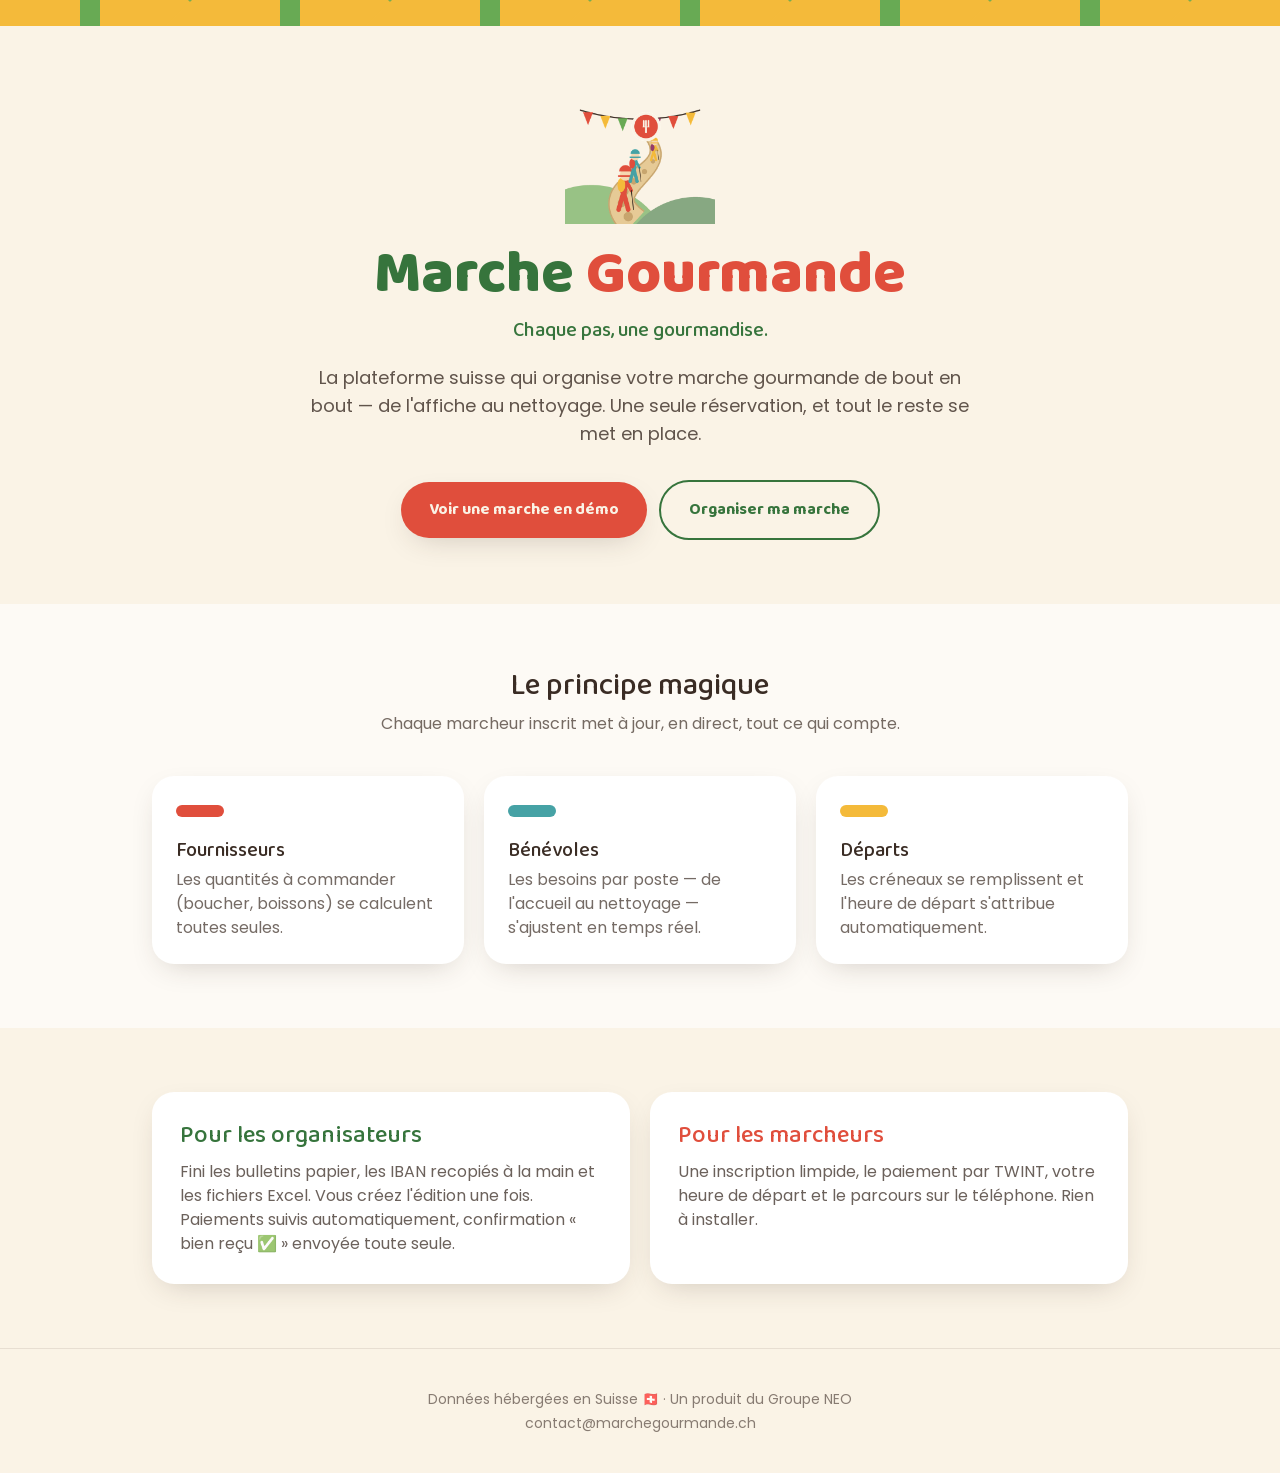
<file: index.html>
<!DOCTYPE html><html lang="fr" class="__variable_f3b14c __variable_cc80f9"><head><meta charSet="utf-8"/><meta name="viewport" content="width=device-width, initial-scale=1"/><link rel="preload" href="/_next/static/media/0484562807a97172-s.p.woff2" as="font" crossorigin="" type="font/woff2"/><link rel="preload" href="/_next/static/media/8888a3826f4a3af4-s.p.woff2" as="font" crossorigin="" type="font/woff2"/><link rel="preload" href="/_next/static/media/a65324f02aa278dc-s.p.woff2" as="font" crossorigin="" type="font/woff2"/><link rel="preload" href="/_next/static/media/eafabf029ad39a43-s.p.woff2" as="font" crossorigin="" type="font/woff2"/><link rel="preload" as="image" href="/icons/embleme.png"/><link rel="stylesheet" href="/_next/static/css/a2655c0df8d5df86.css" data-precedence="next"/><link rel="preload" as="script" fetchPriority="low" href="/_next/static/chunks/webpack-de25200f3588fd4a.js"/><script src="/_next/static/chunks/fd9d1056-cb422f7581ecfa2f.js" async=""></script><script src="/_next/static/chunks/23-0d1ec4e8c7205f7c.js" async=""></script><script src="/_next/static/chunks/main-app-ef4b29450c894bf6.js" async=""></script><script src="/_next/static/chunks/231-3ff8f6cbe36ebde6.js" async=""></script><script src="/_next/static/chunks/app/page-ca49411f4ff498c3.js" async=""></script><meta name="theme-color" content="#E04E3C"/><title>Marche Gourmande — Chaque pas, une gourmandise</title><meta name="description" content="La plateforme suisse des marches gourmandes : inscriptions, paiements TWINT, parcours et bénévoles — sans prise de tête."/><meta name="application-name" content="Marche Gourmande"/><link rel="manifest" href="/manifest.webmanifest" crossorigin="use-credentials"/><meta name="apple-mobile-web-app-capable" content="yes"/><meta name="apple-mobile-web-app-title" content="Marche Gourmande"/><meta name="apple-mobile-web-app-status-bar-style" content="default"/><meta property="og:title" content="Marche Gourmande — Chaque pas, une gourmandise"/><meta property="og:description" content="La plateforme suisse des marches gourmandes. Inscriptions · TWINT · parcours · bénévoles."/><meta property="og:site_name" content="Marche Gourmande"/><meta property="og:locale" content="fr_CH"/><meta property="og:image" content="https://o-n-2950.github.io/og.png"/><meta property="og:image:width" content="1200"/><meta property="og:image:height" content="630"/><meta property="og:image:alt" content="Marche Gourmande"/><meta property="og:type" content="website"/><meta name="twitter:card" content="summary_large_image"/><meta name="twitter:title" content="Marche Gourmande"/><meta name="twitter:description" content="La plateforme suisse des marches gourmandes."/><meta name="twitter:image" content="https://o-n-2950.github.io/og.png"/><meta name="twitter:image:width" content="1200"/><meta name="twitter:image:height" content="630"/><meta name="twitter:image:alt" content="Marche Gourmande"/><link rel="icon" href="/icons/favicon.svg" type="image/svg+xml"/><link rel="apple-touch-icon" href="/icons/apple-touch-icon.png"/><meta name="next-size-adjust"/><script src="/_next/static/chunks/polyfills-78c92fac7aa8fdd8.js" noModule=""></script></head><body><main><div class="bunting" aria-hidden="true"><i></i></div><section class="mx-auto max-w-5xl px-6 pt-12 pb-16 text-center rise"><img src="/icons/embleme.png" alt="" width="150" height="150" class="mx-auto" style="width:150px;height:150px"/><h1 class="mt-4 text-5xl sm:text-6xl"><span class="font-display font-extrabold leading-none "><span class="text-green">Marche</span> <span class="text-tomato">Gourmande</span></span></h1><p class="mt-3 font-display text-xl text-green">Chaque pas, une gourmandise.</p><p class="mx-auto mt-5 max-w-2xl text-lg text-ink/80">La plateforme suisse qui organise votre marche gourmande de bout en bout — de l&#x27;affiche au nettoyage. Une seule réservation, et tout le reste se met en place.</p><div class="mt-8 flex flex-wrap items-center justify-center gap-3"><a class="rounded-full bg-tomato px-7 py-4 font-display font-bold text-cream shadow-card hover:translate-y-[-1px] transition" href="/fc-alle/marche-gourmande-2026/">Voir une marche en démo</a><a href="mailto:contact@marchegourmande.ch?subject=Organiser%20ma%20marche%20gourmande" class="rounded-full border-2 border-green px-7 py-4 font-display font-bold text-green hover:bg-green hover:text-cream transition">Organiser ma marche</a></div></section><section class="bg-white/60 py-16"><div class="mx-auto max-w-5xl px-6"><h2 class="text-center font-display text-3xl text-ink">Le principe magique</h2><p class="mx-auto mt-2 max-w-xl text-center text-ink/70">Chaque marcheur inscrit met à jour, en direct, tout ce qui compte.</p><div class="mt-10 grid gap-5 sm:grid-cols-3"><div class="card p-6"><span class="inline-block h-3 w-12 rounded-full" style="background:#E04E3C"></span><h3 class="mt-3 font-display text-xl text-ink">Fournisseurs</h3><p class="mt-1 text-ink/70">Les quantités à commander (boucher, boissons) se calculent toutes seules.</p></div><div class="card p-6"><span class="inline-block h-3 w-12 rounded-full" style="background:#46A2A5"></span><h3 class="mt-3 font-display text-xl text-ink">Bénévoles</h3><p class="mt-1 text-ink/70">Les besoins par poste — de l&#x27;accueil au nettoyage — s&#x27;ajustent en temps réel.</p></div><div class="card p-6"><span class="inline-block h-3 w-12 rounded-full" style="background:#F4BA3A"></span><h3 class="mt-3 font-display text-xl text-ink">Départs</h3><p class="mt-1 text-ink/70">Les créneaux se remplissent et l&#x27;heure de départ s&#x27;attribue automatiquement.</p></div></div></div></section><section class="mx-auto max-w-5xl px-6 py-16"><div class="grid gap-5 sm:grid-cols-2"><div class="card p-7"><h3 class="font-display text-2xl text-green">Pour les organisateurs</h3><p class="mt-2 text-ink/75">Fini les bulletins papier, les IBAN recopiés à la main et les fichiers Excel. Vous créez l&#x27;édition une fois. Paiements suivis automatiquement, confirmation « bien reçu ✅ » envoyée toute seule.</p></div><div class="card p-7"><h3 class="font-display text-2xl text-tomato">Pour les marcheurs</h3><p class="mt-2 text-ink/75">Une inscription limpide, le paiement par TWINT, votre heure de départ et le parcours sur le téléphone. Rien à installer.</p></div></div></section><footer class="border-t border-ink/10 py-10 text-center text-sm text-ink/60"><p>Données hébergées en Suisse 🇨🇭 · Un produit du Groupe NEO</p><p class="mt-1">contact@marchegourmande.ch</p></footer></main><script>if('serviceWorker' in navigator){window.addEventListener('load',function(){navigator.serviceWorker.register('/sw.js').catch(function(){})})}</script><script src="/_next/static/chunks/webpack-de25200f3588fd4a.js" async=""></script><script>(self.__next_f=self.__next_f||[]).push([0]);self.__next_f.push([2,null])</script><script>self.__next_f.push([1,"1:HL[\"/_next/static/media/0484562807a97172-s.p.woff2\",\"font\",{\"crossOrigin\":\"\",\"type\":\"font/woff2\"}]\n2:HL[\"/_next/static/media/8888a3826f4a3af4-s.p.woff2\",\"font\",{\"crossOrigin\":\"\",\"type\":\"font/woff2\"}]\n3:HL[\"/_next/static/media/a65324f02aa278dc-s.p.woff2\",\"font\",{\"crossOrigin\":\"\",\"type\":\"font/woff2\"}]\n4:HL[\"/_next/static/media/eafabf029ad39a43-s.p.woff2\",\"font\",{\"crossOrigin\":\"\",\"type\":\"font/woff2\"}]\n5:HL[\"/_next/static/css/a2655c0df8d5df86.css\",\"style\"]\n"])</script><script>self.__next_f.push([1,"6:I[5751,[],\"\"]\n8:I[7880,[\"231\",\"static/chunks/231-3ff8f6cbe36ebde6.js\",\"931\",\"static/chunks/app/page-ca49411f4ff498c3.js\"],\"Bunting\"]\n9:I[7880,[\"231\",\"static/chunks/231-3ff8f6cbe36ebde6.js\",\"931\",\"static/chunks/app/page-ca49411f4ff498c3.js\"],\"Emblem\"]\na:I[7880,[\"231\",\"static/chunks/231-3ff8f6cbe36ebde6.js\",\"931\",\"static/chunks/app/page-ca49411f4ff498c3.js\"],\"Wordmark\"]\nb:I[231,[\"231\",\"static/chunks/231-3ff8f6cbe36ebde6.js\",\"931\",\"static/chunks/app/page-ca49411f4ff498c3.js\"],\"\"]\nc:I[9275,[],\"\"]\nd:I[1343,[],\"\"]\nf:I[6130,[],\"\"]\n10:[]\n"])</script><script>self.__next_f.push([1,"0:[[[\"$\",\"link\",\"0\",{\"rel\":\"stylesheet\",\"href\":\"/_next/static/css/a2655c0df8d5df86.css\",\"precedence\":\"next\",\"crossOrigin\":\"$undefined\"}]],[\"$\",\"$L6\",null,{\"buildId\":\"S7QCAWemKE4cI5RiXRwiv\",\"assetPrefix\":\"\",\"initialCanonicalUrl\":\"/\",\"initialTree\":[\"\",{\"children\":[\"__PAGE__\",{}]},\"$undefined\",\"$undefined\",true],\"initialSeedData\":[\"\",{\"children\":[\"__PAGE__\",{},[[\"$L7\",[\"$\",\"main\",null,{\"children\":[[\"$\",\"$L8\",null,{}],[\"$\",\"section\",null,{\"className\":\"mx-auto max-w-5xl px-6 pt-12 pb-16 text-center rise\",\"children\":[[\"$\",\"$L9\",null,{\"size\":150,\"className\":\"mx-auto\"}],[\"$\",\"h1\",null,{\"className\":\"mt-4 text-5xl sm:text-6xl\",\"children\":[\"$\",\"$La\",null,{}]}],[\"$\",\"p\",null,{\"className\":\"mt-3 font-display text-xl text-green\",\"children\":\"Chaque pas, une gourmandise.\"}],[\"$\",\"p\",null,{\"className\":\"mx-auto mt-5 max-w-2xl text-lg text-ink/80\",\"children\":\"La plateforme suisse qui organise votre marche gourmande de bout en bout — de l'affiche au nettoyage. Une seule réservation, et tout le reste se met en place.\"}],[\"$\",\"div\",null,{\"className\":\"mt-8 flex flex-wrap items-center justify-center gap-3\",\"children\":[[\"$\",\"$Lb\",null,{\"href\":\"/fc-alle/marche-gourmande-2026\",\"className\":\"rounded-full bg-tomato px-7 py-4 font-display font-bold text-cream shadow-card hover:translate-y-[-1px] transition\",\"children\":\"Voir une marche en démo\"}],[\"$\",\"a\",null,{\"href\":\"mailto:contact@marchegourmande.ch?subject=Organiser%20ma%20marche%20gourmande\",\"className\":\"rounded-full border-2 border-green px-7 py-4 font-display font-bold text-green hover:bg-green hover:text-cream transition\",\"children\":\"Organiser ma marche\"}]]}]]}],[\"$\",\"section\",null,{\"className\":\"bg-white/60 py-16\",\"children\":[\"$\",\"div\",null,{\"className\":\"mx-auto max-w-5xl px-6\",\"children\":[[\"$\",\"h2\",null,{\"className\":\"text-center font-display text-3xl text-ink\",\"children\":\"Le principe magique\"}],[\"$\",\"p\",null,{\"className\":\"mx-auto mt-2 max-w-xl text-center text-ink/70\",\"children\":\"Chaque marcheur inscrit met à jour, en direct, tout ce qui compte.\"}],[\"$\",\"div\",null,{\"className\":\"mt-10 grid gap-5 sm:grid-cols-3\",\"children\":[[\"$\",\"div\",\"Fournisseurs\",{\"className\":\"card p-6\",\"children\":[[\"$\",\"span\",null,{\"className\":\"inline-block h-3 w-12 rounded-full\",\"style\":{\"background\":\"#E04E3C\"}}],[\"$\",\"h3\",null,{\"className\":\"mt-3 font-display text-xl text-ink\",\"children\":\"Fournisseurs\"}],[\"$\",\"p\",null,{\"className\":\"mt-1 text-ink/70\",\"children\":\"Les quantités à commander (boucher, boissons) se calculent toutes seules.\"}]]}],[\"$\",\"div\",\"Bénévoles\",{\"className\":\"card p-6\",\"children\":[[\"$\",\"span\",null,{\"className\":\"inline-block h-3 w-12 rounded-full\",\"style\":{\"background\":\"#46A2A5\"}}],[\"$\",\"h3\",null,{\"className\":\"mt-3 font-display text-xl text-ink\",\"children\":\"Bénévoles\"}],[\"$\",\"p\",null,{\"className\":\"mt-1 text-ink/70\",\"children\":\"Les besoins par poste — de l'accueil au nettoyage — s'ajustent en temps réel.\"}]]}],[\"$\",\"div\",\"Départs\",{\"className\":\"card p-6\",\"children\":[[\"$\",\"span\",null,{\"className\":\"inline-block h-3 w-12 rounded-full\",\"style\":{\"background\":\"#F4BA3A\"}}],[\"$\",\"h3\",null,{\"className\":\"mt-3 font-display text-xl text-ink\",\"children\":\"Départs\"}],[\"$\",\"p\",null,{\"className\":\"mt-1 text-ink/70\",\"children\":\"Les créneaux se remplissent et l'heure de départ s'attribue automatiquement.\"}]]}]]}]]}]}],[\"$\",\"section\",null,{\"className\":\"mx-auto max-w-5xl px-6 py-16\",\"children\":[\"$\",\"div\",null,{\"className\":\"grid gap-5 sm:grid-cols-2\",\"children\":[[\"$\",\"div\",null,{\"className\":\"card p-7\",\"children\":[[\"$\",\"h3\",null,{\"className\":\"font-display text-2xl text-green\",\"children\":\"Pour les organisateurs\"}],[\"$\",\"p\",null,{\"className\":\"mt-2 text-ink/75\",\"children\":\"Fini les bulletins papier, les IBAN recopiés à la main et les fichiers Excel. Vous créez l'édition une fois. Paiements suivis automatiquement, confirmation « bien reçu ✅ » envoyée toute seule.\"}]]}],[\"$\",\"div\",null,{\"className\":\"card p-7\",\"children\":[[\"$\",\"h3\",null,{\"className\":\"font-display text-2xl text-tomato\",\"children\":\"Pour les marcheurs\"}],[\"$\",\"p\",null,{\"className\":\"mt-2 text-ink/75\",\"children\":\"Une inscription limpide, le paiement par TWINT, votre heure de départ et le parcours sur le téléphone. Rien à installer.\"}]]}]]}]}],[\"$\",\"footer\",null,{\"className\":\"border-t border-ink/10 py-10 text-center text-sm text-ink/60\",\"children\":[[\"$\",\"p\",null,{\"children\":\"Données hébergées en Suisse 🇨🇭 · Un produit du Groupe NEO\"}],[\"$\",\"p\",null,{\"className\":\"mt-1\",\"children\":\"contact@marchegourmande.ch\"}]]}]]}]],null],null]},[[\"$\",\"html\",null,{\"lang\":\"fr\",\"className\":\"__variable_f3b14c __variable_cc80f9\",\"children\":[\"$\",\"body\",null,{\"children\":[[\"$\",\"$Lc\",null,{\"parallelRouterKey\":\"children\",\"segmentPath\":[\"children\"],\"error\":\"$undefined\",\"errorStyles\":\"$undefined\",\"errorScripts\":\"$undefined\",\"template\":[\"$\",\"$Ld\",null,{}],\"templateStyles\":\"$undefined\",\"templateScripts\":\"$undefined\",\"notFound\":[\"$\",\"main\",null,{\"className\":\"grid min-h-screen place-items-center px-6 text-center\",\"children\":[\"$\",\"div\",null,{\"children\":[[\"$\",\"$L9\",null,{\"size\":120,\"className\":\"mx-auto\"}],[\"$\",\"h1\",null,{\"className\":\"mt-4 font-display text-3xl text-green\",\"children\":\"Cette marche s'est égarée\"}],[\"$\",\"p\",null,{\"className\":\"mt-2 text-ink/70\",\"children\":\"La page que vous cherchez n'existe pas (ou plus).\"}],[\"$\",\"$Lb\",null,{\"href\":\"/\",\"className\":\"mt-6 inline-block rounded-full bg-tomato px-6 py-3 font-display font-bold text-cream\",\"children\":\"Revenir au départ\"}]]}]}],\"notFoundStyles\":[],\"styles\":null}],[\"$\",\"script\",null,{\"dangerouslySetInnerHTML\":{\"__html\":\"if('serviceWorker' in navigator){window.addEventListener('load',function(){navigator.serviceWorker.register('/sw.js').catch(function(){})})}\"}}]]}]}],null],null],\"couldBeIntercepted\":false,\"initialHead\":[null,\"$Le\"],\"globalErrorComponent\":\"$f\",\"missingSlots\":\"$W10\"}]]\n"])</script><script>self.__next_f.push([1,"e:[[\"$\",\"meta\",\"0\",{\"name\":\"viewport\",\"content\":\"width=device-width, initial-scale=1\"}],[\"$\",\"meta\",\"1\",{\"name\":\"theme-color\",\"content\":\"#E04E3C\"}],[\"$\",\"meta\",\"2\",{\"charSet\":\"utf-8\"}],[\"$\",\"title\",\"3\",{\"children\":\"Marche Gourmande — Chaque pas, une gourmandise\"}],[\"$\",\"meta\",\"4\",{\"name\":\"description\",\"content\":\"La plateforme suisse des marches gourmandes : inscriptions, paiements TWINT, parcours et bénévoles — sans prise de tête.\"}],[\"$\",\"meta\",\"5\",{\"name\":\"application-name\",\"content\":\"Marche Gourmande\"}],[\"$\",\"link\",\"6\",{\"rel\":\"manifest\",\"href\":\"/manifest.webmanifest\",\"crossOrigin\":\"use-credentials\"}],[\"$\",\"meta\",\"7\",{\"name\":\"apple-mobile-web-app-capable\",\"content\":\"yes\"}],[\"$\",\"meta\",\"8\",{\"name\":\"apple-mobile-web-app-title\",\"content\":\"Marche Gourmande\"}],[\"$\",\"meta\",\"9\",{\"name\":\"apple-mobile-web-app-status-bar-style\",\"content\":\"default\"}],[\"$\",\"meta\",\"10\",{\"property\":\"og:title\",\"content\":\"Marche Gourmande — Chaque pas, une gourmandise\"}],[\"$\",\"meta\",\"11\",{\"property\":\"og:description\",\"content\":\"La plateforme suisse des marches gourmandes. Inscriptions · TWINT · parcours · bénévoles.\"}],[\"$\",\"meta\",\"12\",{\"property\":\"og:site_name\",\"content\":\"Marche Gourmande\"}],[\"$\",\"meta\",\"13\",{\"property\":\"og:locale\",\"content\":\"fr_CH\"}],[\"$\",\"meta\",\"14\",{\"property\":\"og:image\",\"content\":\"https://o-n-2950.github.io/og.png\"}],[\"$\",\"meta\",\"15\",{\"property\":\"og:image:width\",\"content\":\"1200\"}],[\"$\",\"meta\",\"16\",{\"property\":\"og:image:height\",\"content\":\"630\"}],[\"$\",\"meta\",\"17\",{\"property\":\"og:image:alt\",\"content\":\"Marche Gourmande\"}],[\"$\",\"meta\",\"18\",{\"property\":\"og:type\",\"content\":\"website\"}],[\"$\",\"meta\",\"19\",{\"name\":\"twitter:card\",\"content\":\"summary_large_image\"}],[\"$\",\"meta\",\"20\",{\"name\":\"twitter:title\",\"content\":\"Marche Gourmande\"}],[\"$\",\"meta\",\"21\",{\"name\":\"twitter:description\",\"content\":\"La plateforme suisse des marches gourmandes.\"}],[\"$\",\"meta\",\"22\",{\"name\":\"twitter:image\",\"content\":\"https://o-n-2950.github.io/og.png\"}],[\"$\",\"meta\",\"23\",{\"name\":\"twitter:image:width\",\"content\":\"1200\"}],[\"$\",\"meta\",\"24\",{\"name\":\"twitter:image:height\",\"content\":\"630\"}],[\"$\",\"meta\",\"25\",{\"name\":\"twitter:image:alt\",\"content\":\"Marche Gourmande\"}],[\"$\",\"link\",\"26\",{\"rel\":\"icon\",\"href\":\"/icons/favicon.svg\",\"type\":\"image/svg+xml\"}],[\"$\",\"link\",\"27\",{\"rel\":\"apple-touch-icon\",\"href\":\"/icons/apple-touch-icon.png\"}],[\"$\",\"meta\",\"28\",{\"name\":\"next-size-adjust\"}]]\n"])</script><script>self.__next_f.push([1,"7:null\n"])</script></body></html>
</file>
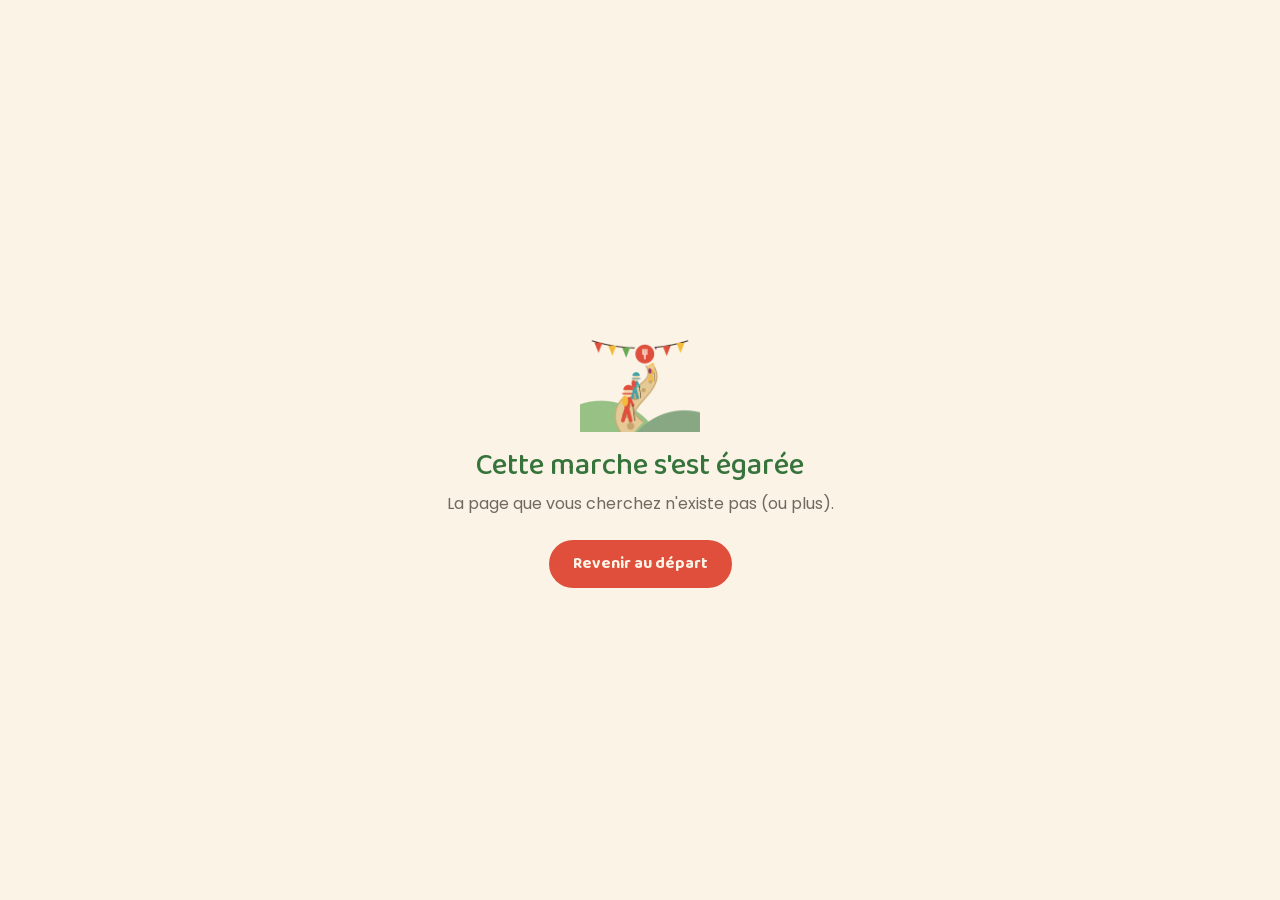
<file: 404/index.html>
<!DOCTYPE html><html lang="fr" class="__variable_f3b14c __variable_cc80f9"><head><meta charSet="utf-8"/><meta name="viewport" content="width=device-width, initial-scale=1"/><link rel="preload" href="/_next/static/media/0484562807a97172-s.p.woff2" as="font" crossorigin="" type="font/woff2"/><link rel="preload" href="/_next/static/media/8888a3826f4a3af4-s.p.woff2" as="font" crossorigin="" type="font/woff2"/><link rel="preload" href="/_next/static/media/a65324f02aa278dc-s.p.woff2" as="font" crossorigin="" type="font/woff2"/><link rel="preload" href="/_next/static/media/eafabf029ad39a43-s.p.woff2" as="font" crossorigin="" type="font/woff2"/><link rel="preload" as="image" href="/icons/embleme.png"/><link rel="stylesheet" href="/_next/static/css/a2655c0df8d5df86.css" data-precedence="next"/><link rel="preload" as="script" fetchPriority="low" href="/_next/static/chunks/webpack-de25200f3588fd4a.js"/><script src="/_next/static/chunks/fd9d1056-cb422f7581ecfa2f.js" async=""></script><script src="/_next/static/chunks/23-0d1ec4e8c7205f7c.js" async=""></script><script src="/_next/static/chunks/main-app-ef4b29450c894bf6.js" async=""></script><script src="/_next/static/chunks/231-3ff8f6cbe36ebde6.js" async=""></script><script src="/_next/static/chunks/app/page-ca49411f4ff498c3.js" async=""></script><meta name="robots" content="noindex"/><meta name="theme-color" content="#E04E3C"/><title>Marche Gourmande — Chaque pas, une gourmandise</title><meta name="description" content="La plateforme suisse des marches gourmandes : inscriptions, paiements TWINT, parcours et bénévoles — sans prise de tête."/><meta name="application-name" content="Marche Gourmande"/><link rel="manifest" href="/manifest.webmanifest" crossorigin="use-credentials"/><meta name="apple-mobile-web-app-capable" content="yes"/><meta name="apple-mobile-web-app-title" content="Marche Gourmande"/><meta name="apple-mobile-web-app-status-bar-style" content="default"/><meta property="og:title" content="Marche Gourmande — Chaque pas, une gourmandise"/><meta property="og:description" content="La plateforme suisse des marches gourmandes. Inscriptions · TWINT · parcours · bénévoles."/><meta property="og:site_name" content="Marche Gourmande"/><meta property="og:locale" content="fr_CH"/><meta property="og:image" content="https://o-n-2950.github.io/og.png"/><meta property="og:image:width" content="1200"/><meta property="og:image:height" content="630"/><meta property="og:image:alt" content="Marche Gourmande"/><meta property="og:type" content="website"/><meta name="twitter:card" content="summary_large_image"/><meta name="twitter:title" content="Marche Gourmande"/><meta name="twitter:description" content="La plateforme suisse des marches gourmandes."/><meta name="twitter:image" content="https://o-n-2950.github.io/og.png"/><meta name="twitter:image:width" content="1200"/><meta name="twitter:image:height" content="630"/><meta name="twitter:image:alt" content="Marche Gourmande"/><link rel="icon" href="/icons/favicon.svg" type="image/svg+xml"/><link rel="apple-touch-icon" href="/icons/apple-touch-icon.png"/><meta name="next-size-adjust"/><script src="/_next/static/chunks/polyfills-78c92fac7aa8fdd8.js" noModule=""></script></head><body><main class="grid min-h-screen place-items-center px-6 text-center"><div><img src="/icons/embleme.png" alt="" width="120" height="120" class="mx-auto" style="width:120px;height:120px"/><h1 class="mt-4 font-display text-3xl text-green">Cette marche s&#x27;est égarée</h1><p class="mt-2 text-ink/70">La page que vous cherchez n&#x27;existe pas (ou plus).</p><a class="mt-6 inline-block rounded-full bg-tomato px-6 py-3 font-display font-bold text-cream" href="/">Revenir au départ</a></div></main><script>if('serviceWorker' in navigator){window.addEventListener('load',function(){navigator.serviceWorker.register('/sw.js').catch(function(){})})}</script><script src="/_next/static/chunks/webpack-de25200f3588fd4a.js" async=""></script><script>(self.__next_f=self.__next_f||[]).push([0]);self.__next_f.push([2,null])</script><script>self.__next_f.push([1,"1:HL[\"/_next/static/media/0484562807a97172-s.p.woff2\",\"font\",{\"crossOrigin\":\"\",\"type\":\"font/woff2\"}]\n2:HL[\"/_next/static/media/8888a3826f4a3af4-s.p.woff2\",\"font\",{\"crossOrigin\":\"\",\"type\":\"font/woff2\"}]\n3:HL[\"/_next/static/media/a65324f02aa278dc-s.p.woff2\",\"font\",{\"crossOrigin\":\"\",\"type\":\"font/woff2\"}]\n4:HL[\"/_next/static/media/eafabf029ad39a43-s.p.woff2\",\"font\",{\"crossOrigin\":\"\",\"type\":\"font/woff2\"}]\n5:HL[\"/_next/static/css/a2655c0df8d5df86.css\",\"style\"]\n"])</script><script>self.__next_f.push([1,"6:I[5751,[],\"\"]\n8:I[7880,[\"231\",\"static/chunks/231-3ff8f6cbe36ebde6.js\",\"931\",\"static/chunks/app/page-ca49411f4ff498c3.js\"],\"Emblem\"]\n9:I[231,[\"231\",\"static/chunks/231-3ff8f6cbe36ebde6.js\",\"931\",\"static/chunks/app/page-ca49411f4ff498c3.js\"],\"\"]\na:I[9275,[],\"\"]\nb:I[1343,[],\"\"]\nd:I[6130,[],\"\"]\ne:[]\n"])</script><script>self.__next_f.push([1,"0:[[[\"$\",\"link\",\"0\",{\"rel\":\"stylesheet\",\"href\":\"/_next/static/css/a2655c0df8d5df86.css\",\"precedence\":\"next\",\"crossOrigin\":\"$undefined\"}]],[\"$\",\"$L6\",null,{\"buildId\":\"S7QCAWemKE4cI5RiXRwiv\",\"assetPrefix\":\"\",\"initialCanonicalUrl\":\"/_not-found/\",\"initialTree\":[\"\",{\"children\":[\"/_not-found\",{\"children\":[\"__PAGE__\",{}]}]},\"$undefined\",\"$undefined\",true],\"initialSeedData\":[\"\",{\"children\":[\"/_not-found\",{\"children\":[\"__PAGE__\",{},[[\"$L7\",[\"$\",\"main\",null,{\"className\":\"grid min-h-screen place-items-center px-6 text-center\",\"children\":[\"$\",\"div\",null,{\"children\":[[\"$\",\"$L8\",null,{\"size\":120,\"className\":\"mx-auto\"}],[\"$\",\"h1\",null,{\"className\":\"mt-4 font-display text-3xl text-green\",\"children\":\"Cette marche s'est égarée\"}],[\"$\",\"p\",null,{\"className\":\"mt-2 text-ink/70\",\"children\":\"La page que vous cherchez n'existe pas (ou plus).\"}],[\"$\",\"$L9\",null,{\"href\":\"/\",\"className\":\"mt-6 inline-block rounded-full bg-tomato px-6 py-3 font-display font-bold text-cream\",\"children\":\"Revenir au départ\"}]]}]}]],null],null]},[\"$\",\"$La\",null,{\"parallelRouterKey\":\"children\",\"segmentPath\":[\"children\",\"/_not-found\",\"children\"],\"error\":\"$undefined\",\"errorStyles\":\"$undefined\",\"errorScripts\":\"$undefined\",\"template\":[\"$\",\"$Lb\",null,{}],\"templateStyles\":\"$undefined\",\"templateScripts\":\"$undefined\",\"notFound\":\"$undefined\",\"notFoundStyles\":\"$undefined\",\"styles\":null}],null]},[[\"$\",\"html\",null,{\"lang\":\"fr\",\"className\":\"__variable_f3b14c __variable_cc80f9\",\"children\":[\"$\",\"body\",null,{\"children\":[[\"$\",\"$La\",null,{\"parallelRouterKey\":\"children\",\"segmentPath\":[\"children\"],\"error\":\"$undefined\",\"errorStyles\":\"$undefined\",\"errorScripts\":\"$undefined\",\"template\":[\"$\",\"$Lb\",null,{}],\"templateStyles\":\"$undefined\",\"templateScripts\":\"$undefined\",\"notFound\":[\"$\",\"main\",null,{\"className\":\"grid min-h-screen place-items-center px-6 text-center\",\"children\":[\"$\",\"div\",null,{\"children\":[[\"$\",\"$L8\",null,{\"size\":120,\"className\":\"mx-auto\"}],[\"$\",\"h1\",null,{\"className\":\"mt-4 font-display text-3xl text-green\",\"children\":\"Cette marche s'est égarée\"}],[\"$\",\"p\",null,{\"className\":\"mt-2 text-ink/70\",\"children\":\"La page que vous cherchez n'existe pas (ou plus).\"}],[\"$\",\"$L9\",null,{\"href\":\"/\",\"className\":\"mt-6 inline-block rounded-full bg-tomato px-6 py-3 font-display font-bold text-cream\",\"children\":\"Revenir au départ\"}]]}]}],\"notFoundStyles\":[],\"styles\":null}],[\"$\",\"script\",null,{\"dangerouslySetInnerHTML\":{\"__html\":\"if('serviceWorker' in navigator){window.addEventListener('load',function(){navigator.serviceWorker.register('/sw.js').catch(function(){})})}\"}}]]}]}],null],null],\"couldBeIntercepted\":false,\"initialHead\":[[\"$\",\"meta\",null,{\"name\":\"robots\",\"content\":\"noindex\"}],\"$Lc\"],\"globalErrorComponent\":\"$d\",\"missingSlots\":\"$We\"}]]\n"])</script><script>self.__next_f.push([1,"c:[[\"$\",\"meta\",\"0\",{\"name\":\"viewport\",\"content\":\"width=device-width, initial-scale=1\"}],[\"$\",\"meta\",\"1\",{\"name\":\"theme-color\",\"content\":\"#E04E3C\"}],[\"$\",\"meta\",\"2\",{\"charSet\":\"utf-8\"}],[\"$\",\"title\",\"3\",{\"children\":\"Marche Gourmande — Chaque pas, une gourmandise\"}],[\"$\",\"meta\",\"4\",{\"name\":\"description\",\"content\":\"La plateforme suisse des marches gourmandes : inscriptions, paiements TWINT, parcours et bénévoles — sans prise de tête.\"}],[\"$\",\"meta\",\"5\",{\"name\":\"application-name\",\"content\":\"Marche Gourmande\"}],[\"$\",\"link\",\"6\",{\"rel\":\"manifest\",\"href\":\"/manifest.webmanifest\",\"crossOrigin\":\"use-credentials\"}],[\"$\",\"meta\",\"7\",{\"name\":\"apple-mobile-web-app-capable\",\"content\":\"yes\"}],[\"$\",\"meta\",\"8\",{\"name\":\"apple-mobile-web-app-title\",\"content\":\"Marche Gourmande\"}],[\"$\",\"meta\",\"9\",{\"name\":\"apple-mobile-web-app-status-bar-style\",\"content\":\"default\"}],[\"$\",\"meta\",\"10\",{\"property\":\"og:title\",\"content\":\"Marche Gourmande — Chaque pas, une gourmandise\"}],[\"$\",\"meta\",\"11\",{\"property\":\"og:description\",\"content\":\"La plateforme suisse des marches gourmandes. Inscriptions · TWINT · parcours · bénévoles.\"}],[\"$\",\"meta\",\"12\",{\"property\":\"og:site_name\",\"content\":\"Marche Gourmande\"}],[\"$\",\"meta\",\"13\",{\"property\":\"og:locale\",\"content\":\"fr_CH\"}],[\"$\",\"meta\",\"14\",{\"property\":\"og:image\",\"content\":\"https://o-n-2950.github.io/og.png\"}],[\"$\",\"meta\",\"15\",{\"property\":\"og:image:width\",\"content\":\"1200\"}],[\"$\",\"meta\",\"16\",{\"property\":\"og:image:height\",\"content\":\"630\"}],[\"$\",\"meta\",\"17\",{\"property\":\"og:image:alt\",\"content\":\"Marche Gourmande\"}],[\"$\",\"meta\",\"18\",{\"property\":\"og:type\",\"content\":\"website\"}],[\"$\",\"meta\",\"19\",{\"name\":\"twitter:card\",\"content\":\"summary_large_image\"}],[\"$\",\"meta\",\"20\",{\"name\":\"twitter:title\",\"content\":\"Marche Gourmande\"}],[\"$\",\"meta\",\"21\",{\"name\":\"twitter:description\",\"content\":\"La plateforme suisse des marches gourmandes.\"}],[\"$\",\"meta\",\"22\",{\"name\":\"twitter:image\",\"content\":\"https://o-n-2950.github.io/og.png\"}],[\"$\",\"meta\",\"23\",{\"name\":\"twitter:image:width\",\"content\":\"1200\"}],[\"$\",\"meta\",\"24\",{\"name\":\"twitter:image:height\",\"content\":\"630\"}],[\"$\",\"meta\",\"25\",{\"name\":\"twitter:image:alt\",\"content\":\"Marche Gourmande\"}],[\"$\",\"link\",\"26\",{\"rel\":\"icon\",\"href\":\"/icons/favicon.svg\",\"type\":\"image/svg+xml\"}],[\"$\",\"link\",\"27\",{\"rel\":\"apple-touch-icon\",\"href\":\"/icons/apple-touch-icon.png\"}],[\"$\",\"meta\",\"28\",{\"name\":\"next-size-adjust\"}]]\n"])</script><script>self.__next_f.push([1,"7:null\n"])</script></body></html>
</file>
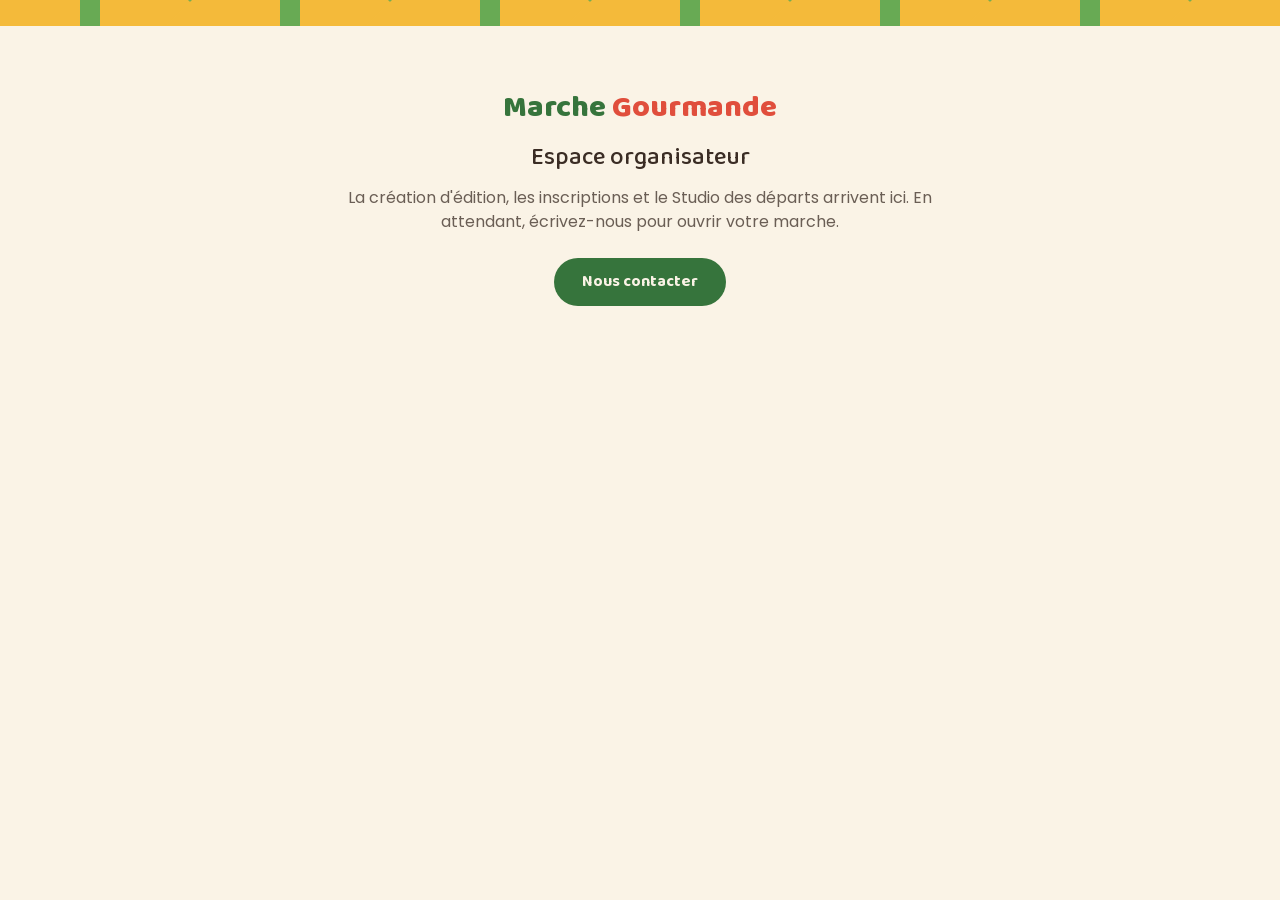
<file: admin/index.html>
<!DOCTYPE html><html lang="fr" class="__variable_f3b14c __variable_cc80f9"><head><meta charSet="utf-8"/><meta name="viewport" content="width=device-width, initial-scale=1"/><link rel="preload" href="/_next/static/media/0484562807a97172-s.p.woff2" as="font" crossorigin="" type="font/woff2"/><link rel="preload" href="/_next/static/media/8888a3826f4a3af4-s.p.woff2" as="font" crossorigin="" type="font/woff2"/><link rel="preload" href="/_next/static/media/a65324f02aa278dc-s.p.woff2" as="font" crossorigin="" type="font/woff2"/><link rel="preload" href="/_next/static/media/eafabf029ad39a43-s.p.woff2" as="font" crossorigin="" type="font/woff2"/><link rel="stylesheet" href="/_next/static/css/a2655c0df8d5df86.css" data-precedence="next"/><link rel="preload" as="script" fetchPriority="low" href="/_next/static/chunks/webpack-de25200f3588fd4a.js"/><script src="/_next/static/chunks/fd9d1056-cb422f7581ecfa2f.js" async=""></script><script src="/_next/static/chunks/23-0d1ec4e8c7205f7c.js" async=""></script><script src="/_next/static/chunks/main-app-ef4b29450c894bf6.js" async=""></script><script src="/_next/static/chunks/app/admin/page-c5b4ad844c5e23d2.js" async=""></script><script src="/_next/static/chunks/231-3ff8f6cbe36ebde6.js" async=""></script><script src="/_next/static/chunks/app/page-ca49411f4ff498c3.js" async=""></script><meta name="theme-color" content="#E04E3C"/><title>Espace organisateur · Marche Gourmande</title><meta name="description" content="La plateforme suisse des marches gourmandes : inscriptions, paiements TWINT, parcours et bénévoles — sans prise de tête."/><meta name="application-name" content="Marche Gourmande"/><link rel="manifest" href="/manifest.webmanifest" crossorigin="use-credentials"/><meta name="apple-mobile-web-app-capable" content="yes"/><meta name="apple-mobile-web-app-title" content="Marche Gourmande"/><meta name="apple-mobile-web-app-status-bar-style" content="default"/><meta property="og:title" content="Marche Gourmande — Chaque pas, une gourmandise"/><meta property="og:description" content="La plateforme suisse des marches gourmandes. Inscriptions · TWINT · parcours · bénévoles."/><meta property="og:site_name" content="Marche Gourmande"/><meta property="og:locale" content="fr_CH"/><meta property="og:image" content="https://o-n-2950.github.io/og.png"/><meta property="og:image:width" content="1200"/><meta property="og:image:height" content="630"/><meta property="og:image:alt" content="Marche Gourmande"/><meta property="og:type" content="website"/><meta name="twitter:card" content="summary_large_image"/><meta name="twitter:title" content="Marche Gourmande"/><meta name="twitter:description" content="La plateforme suisse des marches gourmandes."/><meta name="twitter:image" content="https://o-n-2950.github.io/og.png"/><meta name="twitter:image:width" content="1200"/><meta name="twitter:image:height" content="630"/><meta name="twitter:image:alt" content="Marche Gourmande"/><link rel="icon" href="/icons/favicon.svg" type="image/svg+xml"/><link rel="apple-touch-icon" href="/icons/apple-touch-icon.png"/><meta name="next-size-adjust"/><script src="/_next/static/chunks/polyfills-78c92fac7aa8fdd8.js" noModule=""></script></head><body><main><div class="bunting" aria-hidden="true"><i></i></div><section class="mx-auto max-w-2xl px-6 py-16 text-center"><h1 class="font-display text-3xl"><span class="font-display font-extrabold leading-none "><span class="text-green">Marche</span> <span class="text-tomato">Gourmande</span></span></h1><h2 class="mt-4 font-display text-2xl text-ink">Espace organisateur</h2><p class="mt-3 text-ink/75">La création d&#x27;édition, les inscriptions et le Studio des départs arrivent ici. En attendant, écrivez-nous pour ouvrir votre marche.</p><a href="mailto:contact@marchegourmande.ch?subject=Ouvrir%20ma%20marche" class="mt-6 inline-block rounded-full bg-green px-7 py-3 font-display font-bold text-cream">Nous contacter</a></section></main><script>if('serviceWorker' in navigator){window.addEventListener('load',function(){navigator.serviceWorker.register('/sw.js').catch(function(){})})}</script><script src="/_next/static/chunks/webpack-de25200f3588fd4a.js" async=""></script><script>(self.__next_f=self.__next_f||[]).push([0]);self.__next_f.push([2,null])</script><script>self.__next_f.push([1,"1:HL[\"/_next/static/media/0484562807a97172-s.p.woff2\",\"font\",{\"crossOrigin\":\"\",\"type\":\"font/woff2\"}]\n2:HL[\"/_next/static/media/8888a3826f4a3af4-s.p.woff2\",\"font\",{\"crossOrigin\":\"\",\"type\":\"font/woff2\"}]\n3:HL[\"/_next/static/media/a65324f02aa278dc-s.p.woff2\",\"font\",{\"crossOrigin\":\"\",\"type\":\"font/woff2\"}]\n4:HL[\"/_next/static/media/eafabf029ad39a43-s.p.woff2\",\"font\",{\"crossOrigin\":\"\",\"type\":\"font/woff2\"}]\n5:HL[\"/_next/static/css/a2655c0df8d5df86.css\",\"style\"]\n"])</script><script>self.__next_f.push([1,"6:I[5751,[],\"\"]\n8:I[7880,[\"3\",\"static/chunks/app/admin/page-c5b4ad844c5e23d2.js\"],\"Bunting\"]\n9:I[7880,[\"3\",\"static/chunks/app/admin/page-c5b4ad844c5e23d2.js\"],\"Wordmark\"]\na:I[9275,[],\"\"]\nb:I[1343,[],\"\"]\nc:I[7880,[\"3\",\"static/chunks/app/admin/page-c5b4ad844c5e23d2.js\"],\"Emblem\"]\nd:I[231,[\"231\",\"static/chunks/231-3ff8f6cbe36ebde6.js\",\"931\",\"static/chunks/app/page-ca49411f4ff498c3.js\"],\"\"]\nf:I[6130,[],\"\"]\n10:[]\n"])</script><script>self.__next_f.push([1,"0:[[[\"$\",\"link\",\"0\",{\"rel\":\"stylesheet\",\"href\":\"/_next/static/css/a2655c0df8d5df86.css\",\"precedence\":\"next\",\"crossOrigin\":\"$undefined\"}]],[\"$\",\"$L6\",null,{\"buildId\":\"S7QCAWemKE4cI5RiXRwiv\",\"assetPrefix\":\"\",\"initialCanonicalUrl\":\"/admin/\",\"initialTree\":[\"\",{\"children\":[\"admin\",{\"children\":[\"__PAGE__\",{}]}]},\"$undefined\",\"$undefined\",true],\"initialSeedData\":[\"\",{\"children\":[\"admin\",{\"children\":[\"__PAGE__\",{},[[\"$L7\",[\"$\",\"main\",null,{\"children\":[[\"$\",\"$L8\",null,{}],[\"$\",\"section\",null,{\"className\":\"mx-auto max-w-2xl px-6 py-16 text-center\",\"children\":[[\"$\",\"h1\",null,{\"className\":\"font-display text-3xl\",\"children\":[\"$\",\"$L9\",null,{}]}],[\"$\",\"h2\",null,{\"className\":\"mt-4 font-display text-2xl text-ink\",\"children\":\"Espace organisateur\"}],[\"$\",\"p\",null,{\"className\":\"mt-3 text-ink/75\",\"children\":\"La création d'édition, les inscriptions et le Studio des départs arrivent ici. En attendant, écrivez-nous pour ouvrir votre marche.\"}],[\"$\",\"a\",null,{\"href\":\"mailto:contact@marchegourmande.ch?subject=Ouvrir%20ma%20marche\",\"className\":\"mt-6 inline-block rounded-full bg-green px-7 py-3 font-display font-bold text-cream\",\"children\":\"Nous contacter\"}]]}]]}]],null],null]},[\"$\",\"$La\",null,{\"parallelRouterKey\":\"children\",\"segmentPath\":[\"children\",\"admin\",\"children\"],\"error\":\"$undefined\",\"errorStyles\":\"$undefined\",\"errorScripts\":\"$undefined\",\"template\":[\"$\",\"$Lb\",null,{}],\"templateStyles\":\"$undefined\",\"templateScripts\":\"$undefined\",\"notFound\":\"$undefined\",\"notFoundStyles\":\"$undefined\",\"styles\":null}],null]},[[\"$\",\"html\",null,{\"lang\":\"fr\",\"className\":\"__variable_f3b14c __variable_cc80f9\",\"children\":[\"$\",\"body\",null,{\"children\":[[\"$\",\"$La\",null,{\"parallelRouterKey\":\"children\",\"segmentPath\":[\"children\"],\"error\":\"$undefined\",\"errorStyles\":\"$undefined\",\"errorScripts\":\"$undefined\",\"template\":[\"$\",\"$Lb\",null,{}],\"templateStyles\":\"$undefined\",\"templateScripts\":\"$undefined\",\"notFound\":[\"$\",\"main\",null,{\"className\":\"grid min-h-screen place-items-center px-6 text-center\",\"children\":[\"$\",\"div\",null,{\"children\":[[\"$\",\"$Lc\",null,{\"size\":120,\"className\":\"mx-auto\"}],[\"$\",\"h1\",null,{\"className\":\"mt-4 font-display text-3xl text-green\",\"children\":\"Cette marche s'est égarée\"}],[\"$\",\"p\",null,{\"className\":\"mt-2 text-ink/70\",\"children\":\"La page que vous cherchez n'existe pas (ou plus).\"}],[\"$\",\"$Ld\",null,{\"href\":\"/\",\"className\":\"mt-6 inline-block rounded-full bg-tomato px-6 py-3 font-display font-bold text-cream\",\"children\":\"Revenir au départ\"}]]}]}],\"notFoundStyles\":[],\"styles\":null}],[\"$\",\"script\",null,{\"dangerouslySetInnerHTML\":{\"__html\":\"if('serviceWorker' in navigator){window.addEventListener('load',function(){navigator.serviceWorker.register('/sw.js').catch(function(){})})}\"}}]]}]}],null],null],\"couldBeIntercepted\":false,\"initialHead\":[null,\"$Le\"],\"globalErrorComponent\":\"$f\",\"missingSlots\":\"$W10\"}]]\n"])</script><script>self.__next_f.push([1,"e:[[\"$\",\"meta\",\"0\",{\"name\":\"viewport\",\"content\":\"width=device-width, initial-scale=1\"}],[\"$\",\"meta\",\"1\",{\"name\":\"theme-color\",\"content\":\"#E04E3C\"}],[\"$\",\"meta\",\"2\",{\"charSet\":\"utf-8\"}],[\"$\",\"title\",\"3\",{\"children\":\"Espace organisateur · Marche Gourmande\"}],[\"$\",\"meta\",\"4\",{\"name\":\"description\",\"content\":\"La plateforme suisse des marches gourmandes : inscriptions, paiements TWINT, parcours et bénévoles — sans prise de tête.\"}],[\"$\",\"meta\",\"5\",{\"name\":\"application-name\",\"content\":\"Marche Gourmande\"}],[\"$\",\"link\",\"6\",{\"rel\":\"manifest\",\"href\":\"/manifest.webmanifest\",\"crossOrigin\":\"use-credentials\"}],[\"$\",\"meta\",\"7\",{\"name\":\"apple-mobile-web-app-capable\",\"content\":\"yes\"}],[\"$\",\"meta\",\"8\",{\"name\":\"apple-mobile-web-app-title\",\"content\":\"Marche Gourmande\"}],[\"$\",\"meta\",\"9\",{\"name\":\"apple-mobile-web-app-status-bar-style\",\"content\":\"default\"}],[\"$\",\"meta\",\"10\",{\"property\":\"og:title\",\"content\":\"Marche Gourmande — Chaque pas, une gourmandise\"}],[\"$\",\"meta\",\"11\",{\"property\":\"og:description\",\"content\":\"La plateforme suisse des marches gourmandes. Inscriptions · TWINT · parcours · bénévoles.\"}],[\"$\",\"meta\",\"12\",{\"property\":\"og:site_name\",\"content\":\"Marche Gourmande\"}],[\"$\",\"meta\",\"13\",{\"property\":\"og:locale\",\"content\":\"fr_CH\"}],[\"$\",\"meta\",\"14\",{\"property\":\"og:image\",\"content\":\"https://o-n-2950.github.io/og.png\"}],[\"$\",\"meta\",\"15\",{\"property\":\"og:image:width\",\"content\":\"1200\"}],[\"$\",\"meta\",\"16\",{\"property\":\"og:image:height\",\"content\":\"630\"}],[\"$\",\"meta\",\"17\",{\"property\":\"og:image:alt\",\"content\":\"Marche Gourmande\"}],[\"$\",\"meta\",\"18\",{\"property\":\"og:type\",\"content\":\"website\"}],[\"$\",\"meta\",\"19\",{\"name\":\"twitter:card\",\"content\":\"summary_large_image\"}],[\"$\",\"meta\",\"20\",{\"name\":\"twitter:title\",\"content\":\"Marche Gourmande\"}],[\"$\",\"meta\",\"21\",{\"name\":\"twitter:description\",\"content\":\"La plateforme suisse des marches gourmandes.\"}],[\"$\",\"meta\",\"22\",{\"name\":\"twitter:image\",\"content\":\"https://o-n-2950.github.io/og.png\"}],[\"$\",\"meta\",\"23\",{\"name\":\"twitter:image:width\",\"content\":\"1200\"}],[\"$\",\"meta\",\"24\",{\"name\":\"twitter:image:height\",\"content\":\"630\"}],[\"$\",\"meta\",\"25\",{\"name\":\"twitter:image:alt\",\"content\":\"Marche Gourmande\"}],[\"$\",\"link\",\"26\",{\"rel\":\"icon\",\"href\":\"/icons/favicon.svg\",\"type\":\"image/svg+xml\"}],[\"$\",\"link\",\"27\",{\"rel\":\"apple-touch-icon\",\"href\":\"/icons/apple-touch-icon.png\"}],[\"$\",\"meta\",\"28\",{\"name\":\"next-size-adjust\"}]]\n"])</script><script>self.__next_f.push([1,"7:null\n"])</script></body></html>
</file>
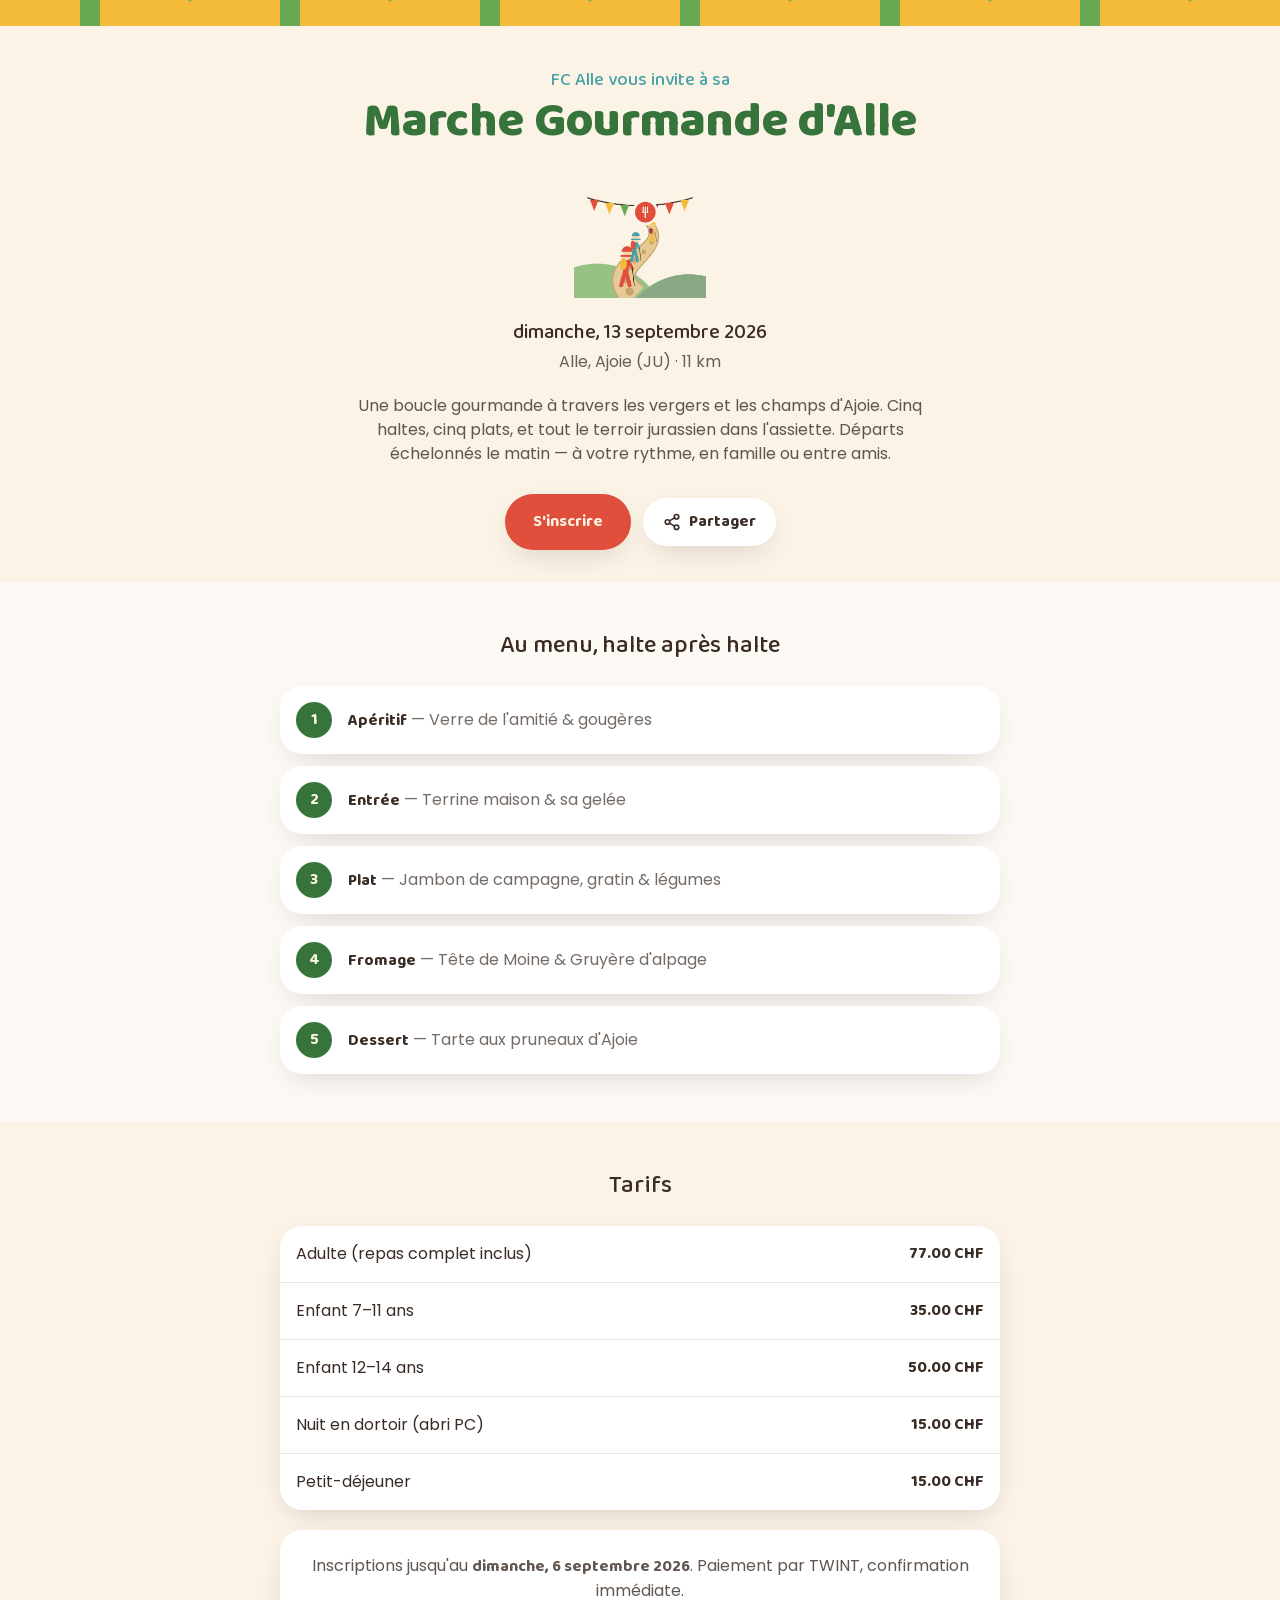
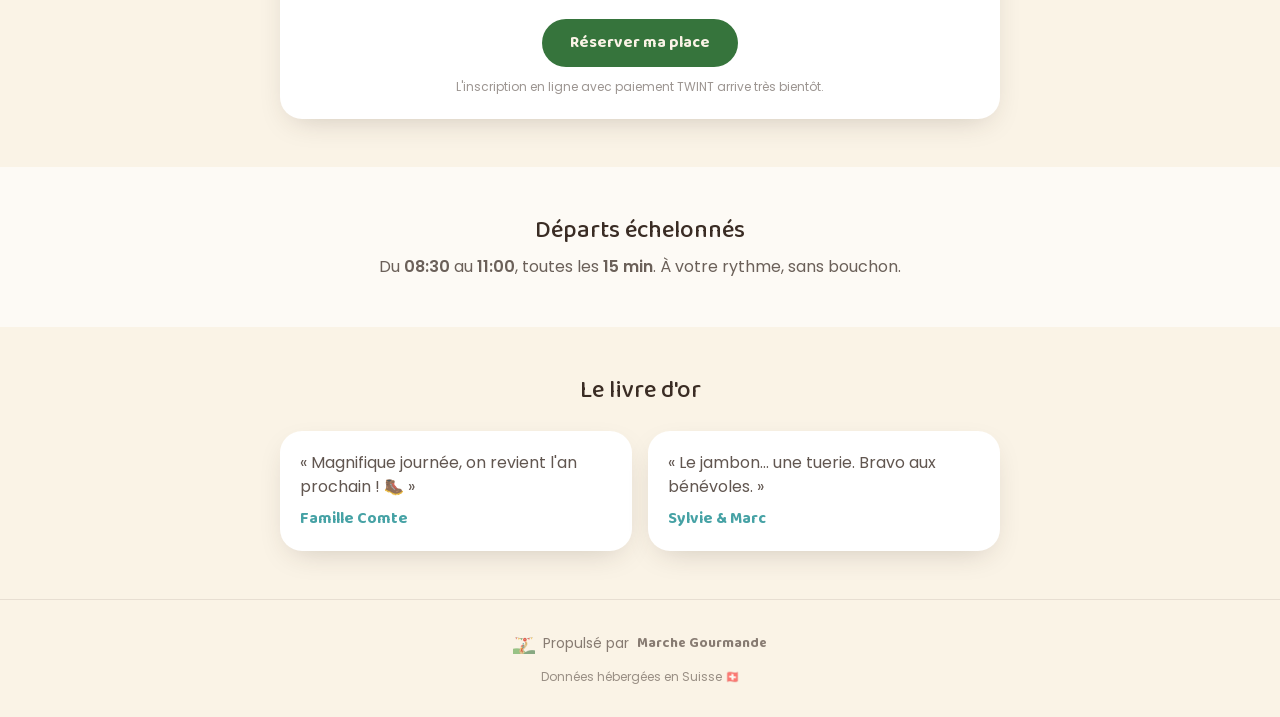
<file: fc-alle/marche-gourmande-2026/index.html>
<!DOCTYPE html><html lang="fr" class="__variable_f3b14c __variable_cc80f9"><head><meta charSet="utf-8"/><meta name="viewport" content="width=device-width, initial-scale=1"/><link rel="preload" href="/_next/static/media/0484562807a97172-s.p.woff2" as="font" crossorigin="" type="font/woff2"/><link rel="preload" href="/_next/static/media/8888a3826f4a3af4-s.p.woff2" as="font" crossorigin="" type="font/woff2"/><link rel="preload" href="/_next/static/media/a65324f02aa278dc-s.p.woff2" as="font" crossorigin="" type="font/woff2"/><link rel="preload" href="/_next/static/media/eafabf029ad39a43-s.p.woff2" as="font" crossorigin="" type="font/woff2"/><link rel="preload" as="image" href="/icons/embleme.png"/><link rel="stylesheet" href="/_next/static/css/a2655c0df8d5df86.css" data-precedence="next"/><link rel="preload" as="script" fetchPriority="low" href="/_next/static/chunks/webpack-de25200f3588fd4a.js"/><script src="/_next/static/chunks/fd9d1056-cb422f7581ecfa2f.js" async=""></script><script src="/_next/static/chunks/23-0d1ec4e8c7205f7c.js" async=""></script><script src="/_next/static/chunks/main-app-ef4b29450c894bf6.js" async=""></script><script src="/_next/static/chunks/app/%5Bsociete%5D/%5Bevent%5D/page-bd3658d48cf8585d.js" async=""></script><script src="/_next/static/chunks/231-3ff8f6cbe36ebde6.js" async=""></script><script src="/_next/static/chunks/app/page-ca49411f4ff498c3.js" async=""></script><meta name="theme-color" content="#E04E3C"/><title>Marche Gourmande d&#x27;Alle · Marche Gourmande</title><meta name="description" content="dimanche, 13 septembre 2026 · Alle, Ajoie · 11 km"/><meta name="application-name" content="Marche Gourmande"/><link rel="manifest" href="/manifest.webmanifest" crossorigin="use-credentials"/><meta name="apple-mobile-web-app-capable" content="yes"/><meta name="apple-mobile-web-app-title" content="Marche Gourmande"/><meta name="apple-mobile-web-app-status-bar-style" content="default"/><meta property="og:title" content="Marche Gourmande d&#x27;Alle"/><meta property="og:description" content="dimanche, 13 septembre 2026 · Alle, Ajoie · 11 km"/><meta property="og:image" content="https://o-n-2950.github.io/og.png"/><meta name="twitter:card" content="summary_large_image"/><meta name="twitter:title" content="Marche Gourmande"/><meta name="twitter:description" content="La plateforme suisse des marches gourmandes."/><meta name="twitter:image" content="https://o-n-2950.github.io/og.png"/><link rel="icon" href="/icons/favicon.svg" type="image/svg+xml"/><link rel="apple-touch-icon" href="/icons/apple-touch-icon.png"/><meta name="next-size-adjust"/><script src="/_next/static/chunks/polyfills-78c92fac7aa8fdd8.js" noModule=""></script></head><body><main><div class="bunting" aria-hidden="true"><i></i></div><section class="mx-auto max-w-3xl px-6 pt-10 pb-8 text-center rise"><p class="font-display text-lg text-teal">FC Alle<!-- --> vous invite à sa</p><h1 class="mt-1 font-display text-4xl sm:text-5xl font-extrabold text-green">Marche Gourmande d&#x27;Alle</h1><img src="/icons/embleme.png" alt="" width="132" height="132" class="mx-auto my-5" style="width:132px;height:132px"/><p class="font-display text-xl text-ink">dimanche, 13 septembre 2026</p><p class="mt-1 text-ink/75">Alle, Ajoie<!-- --> (JU)<!-- --> · 11 km</p><p class="mx-auto mt-5 max-w-xl text-ink/80">Une boucle gourmande à travers les vergers et les champs d&#x27;Ajoie. Cinq haltes, cinq plats, et tout le terroir jurassien dans l&#x27;assiette. Départs échelonnés le matin — à votre rythme, en famille ou entre amis.</p><div class="mt-7 flex flex-wrap items-center justify-center gap-3"><a href="#inscription" class="rounded-full bg-tomato px-7 py-4 font-display font-bold text-cream shadow-card hover:translate-y-[-1px] transition">S&#x27;inscrire</a><button class="inline-flex items-center gap-2 rounded-full bg-white px-5 py-3 font-display font-bold text-ink shadow-card hover:translate-y-[-1px] transition"><svg width="18" height="18" viewBox="0 0 24 24" fill="none" stroke="currentColor" stroke-width="2.2" stroke-linecap="round" stroke-linejoin="round" aria-hidden="true"><circle cx="18" cy="5" r="3"></circle><circle cx="6" cy="12" r="3"></circle><circle cx="18" cy="19" r="3"></circle><line x1="8.6" y1="13.5" x2="15.4" y2="17.5"></line><line x1="15.4" y1="6.5" x2="8.6" y2="10.5"></line></svg>Partager</button></div></section><section class="bg-white/60 py-12"><div class="mx-auto max-w-3xl px-6"><h2 class="text-center font-display text-2xl text-ink">Au menu, halte après halte</h2><ol class="mt-6 space-y-3"><li class="card flex items-center gap-4 p-4"><span class="grid h-9 w-9 shrink-0 place-items-center rounded-full bg-green text-cream font-display font-bold">1</span><span><span class="font-display font-bold text-ink">Apéritif</span><span class="text-ink/70"> — <!-- -->Verre de l&#x27;amitié &amp; gougères</span></span></li><li class="card flex items-center gap-4 p-4"><span class="grid h-9 w-9 shrink-0 place-items-center rounded-full bg-green text-cream font-display font-bold">2</span><span><span class="font-display font-bold text-ink">Entrée</span><span class="text-ink/70"> — <!-- -->Terrine maison &amp; sa gelée</span></span></li><li class="card flex items-center gap-4 p-4"><span class="grid h-9 w-9 shrink-0 place-items-center rounded-full bg-green text-cream font-display font-bold">3</span><span><span class="font-display font-bold text-ink">Plat</span><span class="text-ink/70"> — <!-- -->Jambon de campagne, gratin &amp; légumes</span></span></li><li class="card flex items-center gap-4 p-4"><span class="grid h-9 w-9 shrink-0 place-items-center rounded-full bg-green text-cream font-display font-bold">4</span><span><span class="font-display font-bold text-ink">Fromage</span><span class="text-ink/70"> — <!-- -->Tête de Moine &amp; Gruyère d&#x27;alpage</span></span></li><li class="card flex items-center gap-4 p-4"><span class="grid h-9 w-9 shrink-0 place-items-center rounded-full bg-green text-cream font-display font-bold">5</span><span><span class="font-display font-bold text-ink">Dessert</span><span class="text-ink/70"> — <!-- -->Tarte aux pruneaux d&#x27;Ajoie</span></span></li></ol></div></section><section id="inscription" class="mx-auto max-w-3xl px-6 py-12"><h2 class="text-center font-display text-2xl text-ink">Tarifs</h2><div class="card mt-6 divide-y divide-ink/10"><div class="flex items-center justify-between p-4"><span class="text-ink">Adulte (repas complet inclus)</span><span class="font-display font-bold text-ink">77.00 CHF</span></div><div class="flex items-center justify-between p-4"><span class="text-ink">Enfant 7–11 ans</span><span class="font-display font-bold text-ink">35.00 CHF</span></div><div class="flex items-center justify-between p-4"><span class="text-ink">Enfant 12–14 ans</span><span class="font-display font-bold text-ink">50.00 CHF</span></div><div class="flex items-center justify-between p-4"><span class="text-ink">Nuit en dortoir (abri PC)</span><span class="font-display font-bold text-ink">15.00 CHF</span></div><div class="flex items-center justify-between p-4"><span class="text-ink">Petit-déjeuner</span><span class="font-display font-bold text-ink">15.00 CHF</span></div></div><div class="card mt-5 p-6 text-center"><p class="text-ink/80">Inscriptions jusqu&#x27;au <span class="font-display font-bold">dimanche, 6 septembre 2026</span>. Paiement par TWINT, confirmation immédiate.</p><a href="mailto:contact@marchegourmande.ch" class="mt-4 inline-block rounded-full bg-green px-7 py-3 font-display font-bold text-cream hover:translate-y-[-1px] transition">Réserver ma place</a><p class="mt-3 text-xs text-ink/50">L&#x27;inscription en ligne avec paiement TWINT arrive très bientôt.</p></div></section><section class="bg-white/60 py-12"><div class="mx-auto max-w-3xl px-6 text-center"><h2 class="font-display text-2xl text-ink">Départs échelonnés</h2><p class="mt-2 text-ink/75">Du <b>08:30</b> au <b>11:00</b>, toutes les<!-- --> <b>15 min</b>. À votre rythme, sans bouchon.</p></div></section><section class="mx-auto max-w-3xl px-6 py-12"><h2 class="text-center font-display text-2xl text-ink">Le livre d&#x27;or</h2><div class="mt-6 grid gap-4 sm:grid-cols-2"><figure class="card p-5"><blockquote class="text-ink/80">« <!-- -->Magnifique journée, on revient l&#x27;an prochain ! 🥾<!-- --> »</blockquote><figcaption class="mt-2 font-display font-bold text-teal">Famille Comte</figcaption></figure><figure class="card p-5"><blockquote class="text-ink/80">« <!-- -->Le jambon… une tuerie. Bravo aux bénévoles.<!-- --> »</blockquote><figcaption class="mt-2 font-display font-bold text-teal">Sylvie &amp; Marc</figcaption></figure></div></section><footer class="border-t border-ink/10 py-8 text-center"><a href="/" class="inline-flex items-center gap-2 text-sm text-ink/60 hover:text-ink transition"><img src="/icons/embleme.png" alt="" width="22" height="22" class="" style="width:22px;height:22px"/> Propulsé par <span class="font-display font-bold">Marche Gourmande</span></a><p class="mt-2 text-xs text-ink/50">Données hébergées en Suisse 🇨🇭</p></footer></main><script>if('serviceWorker' in navigator){window.addEventListener('load',function(){navigator.serviceWorker.register('/sw.js').catch(function(){})})}</script><script src="/_next/static/chunks/webpack-de25200f3588fd4a.js" async=""></script><script>(self.__next_f=self.__next_f||[]).push([0]);self.__next_f.push([2,null])</script><script>self.__next_f.push([1,"1:HL[\"/_next/static/media/0484562807a97172-s.p.woff2\",\"font\",{\"crossOrigin\":\"\",\"type\":\"font/woff2\"}]\n2:HL[\"/_next/static/media/8888a3826f4a3af4-s.p.woff2\",\"font\",{\"crossOrigin\":\"\",\"type\":\"font/woff2\"}]\n3:HL[\"/_next/static/media/a65324f02aa278dc-s.p.woff2\",\"font\",{\"crossOrigin\":\"\",\"type\":\"font/woff2\"}]\n4:HL[\"/_next/static/media/eafabf029ad39a43-s.p.woff2\",\"font\",{\"crossOrigin\":\"\",\"type\":\"font/woff2\"}]\n5:HL[\"/_next/static/css/a2655c0df8d5df86.css\",\"style\"]\n"])</script><script>self.__next_f.push([1,"6:I[5751,[],\"\"]\n9:I[9275,[],\"\"]\nc:I[1343,[],\"\"]\nd:I[7880,[\"832\",\"static/chunks/app/%5Bsociete%5D/%5Bevent%5D/page-bd3658d48cf8585d.js\"],\"Emblem\"]\ne:I[231,[\"231\",\"static/chunks/231-3ff8f6cbe36ebde6.js\",\"931\",\"static/chunks/app/page-ca49411f4ff498c3.js\"],\"\"]\n10:I[6130,[],\"\"]\na:[\"societe\",\"fc-alle\",\"d\"]\nb:[\"event\",\"marche-gourmande-2026\",\"d\"]\n11:[]\n"])</script><script>self.__next_f.push([1,"0:[[[\"$\",\"link\",\"0\",{\"rel\":\"stylesheet\",\"href\":\"/_next/static/css/a2655c0df8d5df86.css\",\"precedence\":\"next\",\"crossOrigin\":\"$undefined\"}]],[\"$\",\"$L6\",null,{\"buildId\":\"S7QCAWemKE4cI5RiXRwiv\",\"assetPrefix\":\"\",\"initialCanonicalUrl\":\"/fc-alle/marche-gourmande-2026/\",\"initialTree\":[\"\",{\"children\":[[\"societe\",\"fc-alle\",\"d\"],{\"children\":[[\"event\",\"marche-gourmande-2026\",\"d\"],{\"children\":[\"__PAGE__?{\\\"societe\\\":\\\"fc-alle\\\",\\\"event\\\":\\\"marche-gourmande-2026\\\"}\",{}]}]}]},\"$undefined\",\"$undefined\",true],\"initialSeedData\":[\"\",{\"children\":[[\"societe\",\"fc-alle\",\"d\"],{\"children\":[[\"event\",\"marche-gourmande-2026\",\"d\"],{\"children\":[\"__PAGE__\",{},[[\"$L7\",\"$L8\"],null],null]},[\"$\",\"$L9\",null,{\"parallelRouterKey\":\"children\",\"segmentPath\":[\"children\",\"$a\",\"children\",\"$b\",\"children\"],\"error\":\"$undefined\",\"errorStyles\":\"$undefined\",\"errorScripts\":\"$undefined\",\"template\":[\"$\",\"$Lc\",null,{}],\"templateStyles\":\"$undefined\",\"templateScripts\":\"$undefined\",\"notFound\":\"$undefined\",\"notFoundStyles\":\"$undefined\",\"styles\":null}],null]},[\"$\",\"$L9\",null,{\"parallelRouterKey\":\"children\",\"segmentPath\":[\"children\",\"$a\",\"children\"],\"error\":\"$undefined\",\"errorStyles\":\"$undefined\",\"errorScripts\":\"$undefined\",\"template\":[\"$\",\"$Lc\",null,{}],\"templateStyles\":\"$undefined\",\"templateScripts\":\"$undefined\",\"notFound\":\"$undefined\",\"notFoundStyles\":\"$undefined\",\"styles\":null}],null]},[[\"$\",\"html\",null,{\"lang\":\"fr\",\"className\":\"__variable_f3b14c __variable_cc80f9\",\"children\":[\"$\",\"body\",null,{\"children\":[[\"$\",\"$L9\",null,{\"parallelRouterKey\":\"children\",\"segmentPath\":[\"children\"],\"error\":\"$undefined\",\"errorStyles\":\"$undefined\",\"errorScripts\":\"$undefined\",\"template\":[\"$\",\"$Lc\",null,{}],\"templateStyles\":\"$undefined\",\"templateScripts\":\"$undefined\",\"notFound\":[\"$\",\"main\",null,{\"className\":\"grid min-h-screen place-items-center px-6 text-center\",\"children\":[\"$\",\"div\",null,{\"children\":[[\"$\",\"$Ld\",null,{\"size\":120,\"className\":\"mx-auto\"}],[\"$\",\"h1\",null,{\"className\":\"mt-4 font-display text-3xl text-green\",\"children\":\"Cette marche s'est égarée\"}],[\"$\",\"p\",null,{\"className\":\"mt-2 text-ink/70\",\"children\":\"La page que vous cherchez n'existe pas (ou plus).\"}],[\"$\",\"$Le\",null,{\"href\":\"/\",\"className\":\"mt-6 inline-block rounded-full bg-tomato px-6 py-3 font-display font-bold text-cream\",\"children\":\"Revenir au départ\"}]]}]}],\"notFoundStyles\":[],\"styles\":null}],[\"$\",\"script\",null,{\"dangerouslySetInnerHTML\":{\"__html\":\"if('serviceWorker' in navigator){window.addEventListener('load',function(){navigator.serviceWorker.register('/sw.js').catch(function(){})})}\"}}]]}]}],null],null],\"couldBeIntercepted\":false,\"initialHead\":[null,\"$Lf\"],\"globalErrorComponent\":\"$10\",\"missingSlots\":\"$W11\"}]]\n"])</script><script>self.__next_f.push([1,"12:I[7880,[\"832\",\"static/chunks/app/%5Bsociete%5D/%5Bevent%5D/page-bd3658d48cf8585d.js\"],\"Bunting\"]\n13:I[7880,[\"832\",\"static/chunks/app/%5Bsociete%5D/%5Bevent%5D/page-bd3658d48cf8585d.js\"],\"ShareButton\"]\n14:I[7880,[\"832\",\"static/chunks/app/%5Bsociete%5D/%5Bevent%5D/page-bd3658d48cf8585d.js\"],\"PoweredBy\"]\n"])</script><script>self.__next_f.push([1,"8:[\"$\",\"main\",null,{\"children\":[[\"$\",\"$L12\",null,{}],[\"$\",\"section\",null,{\"className\":\"mx-auto max-w-3xl px-6 pt-10 pb-8 text-center rise\",\"children\":[[\"$\",\"p\",null,{\"className\":\"font-display text-lg text-teal\",\"children\":[\"FC Alle\",\" vous invite à sa\"]}],[\"$\",\"h1\",null,{\"className\":\"mt-1 font-display text-4xl sm:text-5xl font-extrabold text-green\",\"children\":\"Marche Gourmande d'Alle\"}],[\"$\",\"$Ld\",null,{\"size\":132,\"className\":\"mx-auto my-5\"}],[\"$\",\"p\",null,{\"className\":\"font-display text-xl text-ink\",\"children\":\"dimanche, 13 septembre 2026\"}],[\"$\",\"p\",null,{\"className\":\"mt-1 text-ink/75\",\"children\":[\"Alle, Ajoie\",\" (JU)\",\" · 11 km\"]}],[\"$\",\"p\",null,{\"className\":\"mx-auto mt-5 max-w-xl text-ink/80\",\"children\":\"Une boucle gourmande à travers les vergers et les champs d'Ajoie. Cinq haltes, cinq plats, et tout le terroir jurassien dans l'assiette. Départs échelonnés le matin — à votre rythme, en famille ou entre amis.\"}],[\"$\",\"div\",null,{\"className\":\"mt-7 flex flex-wrap items-center justify-center gap-3\",\"children\":[[\"$\",\"a\",null,{\"href\":\"#inscription\",\"className\":\"rounded-full bg-tomato px-7 py-4 font-display font-bold text-cream shadow-card hover:translate-y-[-1px] transition\",\"children\":\"S'inscrire\"}],[\"$\",\"$L13\",null,{\"title\":\"Marche Gourmande d'Alle\",\"text\":\"FC Alle — Marche Gourmande d'Alle\"}]]}]]}],[\"$\",\"section\",null,{\"className\":\"bg-white/60 py-12\",\"children\":[\"$\",\"div\",null,{\"className\":\"mx-auto max-w-3xl px-6\",\"children\":[[\"$\",\"h2\",null,{\"className\":\"text-center font-display text-2xl text-ink\",\"children\":\"Au menu, halte après halte\"}],[\"$\",\"ol\",null,{\"className\":\"mt-6 space-y-3\",\"children\":[[\"$\",\"li\",\"1\",{\"className\":\"card flex items-center gap-4 p-4\",\"children\":[[\"$\",\"span\",null,{\"className\":\"grid h-9 w-9 shrink-0 place-items-center rounded-full bg-green text-cream font-display font-bold\",\"children\":1}],[\"$\",\"span\",null,{\"children\":[[\"$\",\"span\",null,{\"className\":\"font-display font-bold text-ink\",\"children\":\"Apéritif\"}],[\"$\",\"span\",null,{\"className\":\"text-ink/70\",\"children\":[\" — \",\"Verre de l'amitié \u0026 gougères\"]}]]}]]}],[\"$\",\"li\",\"2\",{\"className\":\"card flex items-center gap-4 p-4\",\"children\":[[\"$\",\"span\",null,{\"className\":\"grid h-9 w-9 shrink-0 place-items-center rounded-full bg-green text-cream font-display font-bold\",\"children\":2}],[\"$\",\"span\",null,{\"children\":[[\"$\",\"span\",null,{\"className\":\"font-display font-bold text-ink\",\"children\":\"Entrée\"}],[\"$\",\"span\",null,{\"className\":\"text-ink/70\",\"children\":[\" — \",\"Terrine maison \u0026 sa gelée\"]}]]}]]}],[\"$\",\"li\",\"3\",{\"className\":\"card flex items-center gap-4 p-4\",\"children\":[[\"$\",\"span\",null,{\"className\":\"grid h-9 w-9 shrink-0 place-items-center rounded-full bg-green text-cream font-display font-bold\",\"children\":3}],[\"$\",\"span\",null,{\"children\":[[\"$\",\"span\",null,{\"className\":\"font-display font-bold text-ink\",\"children\":\"Plat\"}],[\"$\",\"span\",null,{\"className\":\"text-ink/70\",\"children\":[\" — \",\"Jambon de campagne, gratin \u0026 légumes\"]}]]}]]}],[\"$\",\"li\",\"4\",{\"className\":\"card flex items-center gap-4 p-4\",\"children\":[[\"$\",\"span\",null,{\"className\":\"grid h-9 w-9 shrink-0 place-items-center rounded-full bg-green text-cream font-display font-bold\",\"children\":4}],[\"$\",\"span\",null,{\"children\":[[\"$\",\"span\",null,{\"className\":\"font-display font-bold text-ink\",\"children\":\"Fromage\"}],[\"$\",\"span\",null,{\"className\":\"text-ink/70\",\"children\":[\" — \",\"Tête de Moine \u0026 Gruyère d'alpage\"]}]]}]]}],[\"$\",\"li\",\"5\",{\"className\":\"card flex items-center gap-4 p-4\",\"children\":[[\"$\",\"span\",null,{\"className\":\"grid h-9 w-9 shrink-0 place-items-center rounded-full bg-green text-cream font-display font-bold\",\"children\":5}],[\"$\",\"span\",null,{\"children\":[[\"$\",\"span\",null,{\"className\":\"font-display font-bold text-ink\",\"children\":\"Dessert\"}],[\"$\",\"span\",null,{\"className\":\"text-ink/70\",\"children\":[\" — \",\"Tarte aux pruneaux d'Ajoie\"]}]]}]]}]]}]]}]}],[\"$\",\"section\",null,{\"id\":\"inscription\",\"className\":\"mx-auto max-w-3xl px-6 py-12\",\"children\":[[\"$\",\"h2\",null,{\"className\":\"text-center font-display text-2xl text-ink\",\"children\":\"Tarifs\"}],[\"$\",\"div\",null,{\"className\":\"card mt-6 divide-y divide-ink/10\",\"children\":[[\"$\",\"div\",\"Adulte (repas complet inclus)\",{\"className\":\"flex items-center justify-between p-4\",\"children\":[[\"$\",\"span\",null,{\"className\":\"text-ink\",\"children\":\"Adulte (repas complet inclus)\"}],[\"$\",\"span\",null,{\"className\":\"font-display font-bold text-ink\",\"children\":\"77.00 CHF\"}]]}],[\"$\",\"div\",\"Enfant 7–11 ans\",{\"className\":\"flex items-center justify-between p-4\",\"children\":[[\"$\",\"span\",null,{\"className\":\"text-ink\",\"children\":\"Enfant 7–11 ans\"}],[\"$\",\"span\",null,{\"className\":\"font-display font-bold text-ink\",\"children\":\"35.00 CHF\"}]]}],[\"$\",\"div\",\"Enfant 12–14 ans\",{\"className\":\"flex items-center justify-between p-4\",\"children\":[[\"$\",\"span\",null,{\"className\":\"text-ink\",\"children\":\"Enfant 12–14 ans\"}],[\"$\",\"span\",null,{\"className\":\"font-display font-bold text-ink\",\"children\":\"50.00 CHF\"}]]}],[\"$\",\"div\",\"Nuit en dortoir (abri PC)\",{\"className\":\"flex items-center justify-between p-4\",\"children\":[[\"$\",\"span\",null,{\"className\":\"text-ink\",\"children\":\"Nuit en dortoir (abri PC)\"}],[\"$\",\"span\",null,{\"className\":\"font-display font-bold text-ink\",\"children\":\"15.00 CHF\"}]]}],[\"$\",\"div\",\"Petit-déjeuner\",{\"className\":\"flex items-center justify-between p-4\",\"children\":[[\"$\",\"span\",null,{\"className\":\"text-ink\",\"children\":\"Petit-déjeuner\"}],[\"$\",\"span\",null,{\"className\":\"font-display font-bold text-ink\",\"children\":\"15.00 CHF\"}]]}]]}],[\"$\",\"div\",null,{\"className\":\"card mt-5 p-6 text-center\",\"children\":[[\"$\",\"p\",null,{\"className\":\"text-ink/80\",\"children\":[\"Inscriptions jusqu'au \",[\"$\",\"span\",null,{\"className\":\"font-display font-bold\",\"children\":\"dimanche, 6 septembre 2026\"}],\". Paiement par TWINT, confirmation immédiate.\"]}],[\"$\",\"a\",null,{\"href\":\"mailto:contact@marchegourmande.ch\",\"className\":\"mt-4 inline-block rounded-full bg-green px-7 py-3 font-display font-bold text-cream hover:translate-y-[-1px] transition\",\"children\":\"Réserver ma place\"}],[\"$\",\"p\",null,{\"className\":\"mt-3 text-xs text-ink/50\",\"children\":\"L'inscription en ligne avec paiement TWINT arrive très bientôt.\"}]]}]]}],[\"$\",\"section\",null,{\"className\":\"bg-white/60 py-12\",\"children\":[\"$\",\"div\",null,{\"className\":\"mx-auto max-w-3xl px-6 text-center\",\"children\":[[\"$\",\"h2\",null,{\"className\":\"font-display text-2xl text-ink\",\"children\":\"Départs échelonnés\"}],[\"$\",\"p\",null,{\"className\":\"mt-2 text-ink/75\",\"children\":[\"Du \",[\"$\",\"b\",null,{\"children\":\"08:30\"}],\" au \",[\"$\",\"b\",null,{\"children\":\"11:00\"}],\", toutes les\",\" \",[\"$\",\"b\",null,{\"children\":\"15 min\"}],\". À votre rythme, sans bouchon.\"]}]]}]}],[\"$\",\"section\",null,{\"className\":\"mx-auto max-w-3xl px-6 py-12\",\"children\":[[\"$\",\"h2\",null,{\"className\":\"text-center font-display text-2xl text-ink\",\"children\":\"Le livre d'or\"}],[\"$\",\"div\",null,{\"className\":\"mt-6 grid gap-4 sm:grid-cols-2\",\"children\":[[\"$\",\"figure\",\"0\",{\"className\":\"card p-5\",\"children\":[[\"$\",\"blockquote\",null,{\"className\":\"text-ink/80\",\"children\":[\"« \",\"Magnifique journée, on revient l'an prochain ! 🥾\",\" »\"]}],[\"$\",\"figcaption\",null,{\"className\":\"mt-2 font-display font-bold text-teal\",\"children\":\"Famille Comte\"}]]}],[\"$\",\"figure\",\"1\",{\"className\":\"card p-5\",\"children\":[[\"$\",\"blockquote\",null,{\"className\":\"text-ink/80\",\"children\":[\"« \",\"Le jambon… une tuerie. Bravo aux bénévoles.\",\" »\"]}],[\"$\",\"figcaption\",null,{\"className\":\"mt-2 font-display font-bold text-teal\",\"children\":\"Sylvie \u0026 Marc\"}]]}]]}]]}],[\"$\",\"footer\",null,{\"className\":\"border-t border-ink/10 py-8 text-center\",\"children\":[[\"$\",\"$L14\",null,{}],[\"$\",\"p\",null,{\"className\":\"mt-2 text-xs text-ink/50\",\"children\":\"Données hébergées en Suisse 🇨🇭\"}]]}]]}]\n"])</script><script>self.__next_f.push([1,"f:[[\"$\",\"meta\",\"0\",{\"name\":\"viewport\",\"content\":\"width=device-width, initial-scale=1\"}],[\"$\",\"meta\",\"1\",{\"name\":\"theme-color\",\"content\":\"#E04E3C\"}],[\"$\",\"meta\",\"2\",{\"charSet\":\"utf-8\"}],[\"$\",\"title\",\"3\",{\"children\":\"Marche Gourmande d'Alle · Marche Gourmande\"}],[\"$\",\"meta\",\"4\",{\"name\":\"description\",\"content\":\"dimanche, 13 septembre 2026 · Alle, Ajoie · 11 km\"}],[\"$\",\"meta\",\"5\",{\"name\":\"application-name\",\"content\":\"Marche Gourmande\"}],[\"$\",\"link\",\"6\",{\"rel\":\"manifest\",\"href\":\"/manifest.webmanifest\",\"crossOrigin\":\"use-credentials\"}],[\"$\",\"meta\",\"7\",{\"name\":\"apple-mobile-web-app-capable\",\"content\":\"yes\"}],[\"$\",\"meta\",\"8\",{\"name\":\"apple-mobile-web-app-title\",\"content\":\"Marche Gourmande\"}],[\"$\",\"meta\",\"9\",{\"name\":\"apple-mobile-web-app-status-bar-style\",\"content\":\"default\"}],[\"$\",\"meta\",\"10\",{\"property\":\"og:title\",\"content\":\"Marche Gourmande d'Alle\"}],[\"$\",\"meta\",\"11\",{\"property\":\"og:description\",\"content\":\"dimanche, 13 septembre 2026 · Alle, Ajoie · 11 km\"}],[\"$\",\"meta\",\"12\",{\"property\":\"og:image\",\"content\":\"https://o-n-2950.github.io/og.png\"}],[\"$\",\"meta\",\"13\",{\"name\":\"twitter:card\",\"content\":\"summary_large_image\"}],[\"$\",\"meta\",\"14\",{\"name\":\"twitter:title\",\"content\":\"Marche Gourmande\"}],[\"$\",\"meta\",\"15\",{\"name\":\"twitter:description\",\"content\":\"La plateforme suisse des marches gourmandes.\"}],[\"$\",\"meta\",\"16\",{\"name\":\"twitter:image\",\"content\":\"https://o-n-2950.github.io/og.png\"}],[\"$\",\"link\",\"17\",{\"rel\":\"icon\",\"href\":\"/icons/favicon.svg\",\"type\":\"image/svg+xml\"}],[\"$\",\"link\",\"18\",{\"rel\":\"apple-touch-icon\",\"href\":\"/icons/apple-touch-icon.png\"}],[\"$\",\"meta\",\"19\",{\"name\":\"next-size-adjust\"}]]\n7:null\n"])</script></body></html>
</file>
<file: _next/static/css/a2655c0df8d5df86.css>
@font-face{font-family:__Baloo_2_f3b14c;font-style:normal;font-weight:500;font-display:swap;src:url(/_next/static/media/1d3bc6cf8ffd57a1-s.woff2) format("woff2");unicode-range:u+0900-097f,u+1cd0-1cf9,u+200c-200d,u+20a8,u+20b9,u+20f0,u+25cc,u+a830-a839,u+a8e0-a8ff,u+11b00-11b09}@font-face{font-family:__Baloo_2_f3b14c;font-style:normal;font-weight:500;font-display:swap;src:url(/_next/static/media/86fbc9d8e118e1a5-s.woff2) format("woff2");unicode-range:u+0102-0103,u+0110-0111,u+0128-0129,u+0168-0169,u+01a0-01a1,u+01af-01b0,u+0300-0301,u+0303-0304,u+0308-0309,u+0323,u+0329,u+1ea0-1ef9,u+20ab}@font-face{font-family:__Baloo_2_f3b14c;font-style:normal;font-weight:500;font-display:swap;src:url(/_next/static/media/643504413c165422-s.woff2) format("woff2");unicode-range:u+0100-02ba,u+02bd-02c5,u+02c7-02cc,u+02ce-02d7,u+02dd-02ff,u+0304,u+0308,u+0329,u+1d00-1dbf,u+1e00-1e9f,u+1ef2-1eff,u+2020,u+20a0-20ab,u+20ad-20c0,u+2113,u+2c60-2c7f,u+a720-a7ff}@font-face{font-family:__Baloo_2_f3b14c;font-style:normal;font-weight:500;font-display:swap;src:url(/_next/static/media/a65324f02aa278dc-s.p.woff2) format("woff2");unicode-range:u+00??,u+0131,u+0152-0153,u+02bb-02bc,u+02c6,u+02da,u+02dc,u+0304,u+0308,u+0329,u+2000-206f,u+20ac,u+2122,u+2191,u+2193,u+2212,u+2215,u+feff,u+fffd}@font-face{font-family:__Baloo_2_f3b14c;font-style:normal;font-weight:700;font-display:swap;src:url(/_next/static/media/1d3bc6cf8ffd57a1-s.woff2) format("woff2");unicode-range:u+0900-097f,u+1cd0-1cf9,u+200c-200d,u+20a8,u+20b9,u+20f0,u+25cc,u+a830-a839,u+a8e0-a8ff,u+11b00-11b09}@font-face{font-family:__Baloo_2_f3b14c;font-style:normal;font-weight:700;font-display:swap;src:url(/_next/static/media/86fbc9d8e118e1a5-s.woff2) format("woff2");unicode-range:u+0102-0103,u+0110-0111,u+0128-0129,u+0168-0169,u+01a0-01a1,u+01af-01b0,u+0300-0301,u+0303-0304,u+0308-0309,u+0323,u+0329,u+1ea0-1ef9,u+20ab}@font-face{font-family:__Baloo_2_f3b14c;font-style:normal;font-weight:700;font-display:swap;src:url(/_next/static/media/643504413c165422-s.woff2) format("woff2");unicode-range:u+0100-02ba,u+02bd-02c5,u+02c7-02cc,u+02ce-02d7,u+02dd-02ff,u+0304,u+0308,u+0329,u+1d00-1dbf,u+1e00-1e9f,u+1ef2-1eff,u+2020,u+20a0-20ab,u+20ad-20c0,u+2113,u+2c60-2c7f,u+a720-a7ff}@font-face{font-family:__Baloo_2_f3b14c;font-style:normal;font-weight:700;font-display:swap;src:url(/_next/static/media/a65324f02aa278dc-s.p.woff2) format("woff2");unicode-range:u+00??,u+0131,u+0152-0153,u+02bb-02bc,u+02c6,u+02da,u+02dc,u+0304,u+0308,u+0329,u+2000-206f,u+20ac,u+2122,u+2191,u+2193,u+2212,u+2215,u+feff,u+fffd}@font-face{font-family:__Baloo_2_f3b14c;font-style:normal;font-weight:800;font-display:swap;src:url(/_next/static/media/1d3bc6cf8ffd57a1-s.woff2) format("woff2");unicode-range:u+0900-097f,u+1cd0-1cf9,u+200c-200d,u+20a8,u+20b9,u+20f0,u+25cc,u+a830-a839,u+a8e0-a8ff,u+11b00-11b09}@font-face{font-family:__Baloo_2_f3b14c;font-style:normal;font-weight:800;font-display:swap;src:url(/_next/static/media/86fbc9d8e118e1a5-s.woff2) format("woff2");unicode-range:u+0102-0103,u+0110-0111,u+0128-0129,u+0168-0169,u+01a0-01a1,u+01af-01b0,u+0300-0301,u+0303-0304,u+0308-0309,u+0323,u+0329,u+1ea0-1ef9,u+20ab}@font-face{font-family:__Baloo_2_f3b14c;font-style:normal;font-weight:800;font-display:swap;src:url(/_next/static/media/643504413c165422-s.woff2) format("woff2");unicode-range:u+0100-02ba,u+02bd-02c5,u+02c7-02cc,u+02ce-02d7,u+02dd-02ff,u+0304,u+0308,u+0329,u+1d00-1dbf,u+1e00-1e9f,u+1ef2-1eff,u+2020,u+20a0-20ab,u+20ad-20c0,u+2113,u+2c60-2c7f,u+a720-a7ff}@font-face{font-family:__Baloo_2_f3b14c;font-style:normal;font-weight:800;font-display:swap;src:url(/_next/static/media/a65324f02aa278dc-s.p.woff2) format("woff2");unicode-range:u+00??,u+0131,u+0152-0153,u+02bb-02bc,u+02c6,u+02da,u+02dc,u+0304,u+0308,u+0329,u+2000-206f,u+20ac,u+2122,u+2191,u+2193,u+2212,u+2215,u+feff,u+fffd}@font-face{font-family:__Baloo_2_Fallback_f3b14c;src:local("Arial");ascent-override:112.55%;descent-override:54.71%;line-gap-override:0.00%;size-adjust:95.78%}.__className_f3b14c{font-family:__Baloo_2_f3b14c,__Baloo_2_Fallback_f3b14c;font-style:normal}.__variable_f3b14c{--font-baloo:"__Baloo_2_f3b14c","__Baloo_2_Fallback_f3b14c"}@font-face{font-family:__Poppins_cc80f9;font-style:normal;font-weight:400;font-display:swap;src:url(/_next/static/media/034d78ad42e9620c-s.woff2) format("woff2");unicode-range:u+0900-097f,u+1cd0-1cf9,u+200c-200d,u+20a8,u+20b9,u+20f0,u+25cc,u+a830-a839,u+a8e0-a8ff,u+11b00-11b09}@font-face{font-family:__Poppins_cc80f9;font-style:normal;font-weight:400;font-display:swap;src:url(/_next/static/media/fe0777f1195381cb-s.woff2) format("woff2");unicode-range:u+0100-02ba,u+02bd-02c5,u+02c7-02cc,u+02ce-02d7,u+02dd-02ff,u+0304,u+0308,u+0329,u+1d00-1dbf,u+1e00-1e9f,u+1ef2-1eff,u+2020,u+20a0-20ab,u+20ad-20c0,u+2113,u+2c60-2c7f,u+a720-a7ff}@font-face{font-family:__Poppins_cc80f9;font-style:normal;font-weight:400;font-display:swap;src:url(/_next/static/media/eafabf029ad39a43-s.p.woff2) format("woff2");unicode-range:u+00??,u+0131,u+0152-0153,u+02bb-02bc,u+02c6,u+02da,u+02dc,u+0304,u+0308,u+0329,u+2000-206f,u+20ac,u+2122,u+2191,u+2193,u+2212,u+2215,u+feff,u+fffd}@font-face{font-family:__Poppins_cc80f9;font-style:normal;font-weight:500;font-display:swap;src:url(/_next/static/media/db911767852bc875-s.woff2) format("woff2");unicode-range:u+0900-097f,u+1cd0-1cf9,u+200c-200d,u+20a8,u+20b9,u+20f0,u+25cc,u+a830-a839,u+a8e0-a8ff,u+11b00-11b09}@font-face{font-family:__Poppins_cc80f9;font-style:normal;font-weight:500;font-display:swap;src:url(/_next/static/media/f10b8e9d91f3edcb-s.woff2) format("woff2");unicode-range:u+0100-02ba,u+02bd-02c5,u+02c7-02cc,u+02ce-02d7,u+02dd-02ff,u+0304,u+0308,u+0329,u+1d00-1dbf,u+1e00-1e9f,u+1ef2-1eff,u+2020,u+20a0-20ab,u+20ad-20c0,u+2113,u+2c60-2c7f,u+a720-a7ff}@font-face{font-family:__Poppins_cc80f9;font-style:normal;font-weight:500;font-display:swap;src:url(/_next/static/media/8888a3826f4a3af4-s.p.woff2) format("woff2");unicode-range:u+00??,u+0131,u+0152-0153,u+02bb-02bc,u+02c6,u+02da,u+02dc,u+0304,u+0308,u+0329,u+2000-206f,u+20ac,u+2122,u+2191,u+2193,u+2212,u+2215,u+feff,u+fffd}@font-face{font-family:__Poppins_cc80f9;font-style:normal;font-weight:600;font-display:swap;src:url(/_next/static/media/29e7bbdce9332268-s.woff2) format("woff2");unicode-range:u+0900-097f,u+1cd0-1cf9,u+200c-200d,u+20a8,u+20b9,u+20f0,u+25cc,u+a830-a839,u+a8e0-a8ff,u+11b00-11b09}@font-face{font-family:__Poppins_cc80f9;font-style:normal;font-weight:600;font-display:swap;src:url(/_next/static/media/c3bc380753a8436c-s.woff2) format("woff2");unicode-range:u+0100-02ba,u+02bd-02c5,u+02c7-02cc,u+02ce-02d7,u+02dd-02ff,u+0304,u+0308,u+0329,u+1d00-1dbf,u+1e00-1e9f,u+1ef2-1eff,u+2020,u+20a0-20ab,u+20ad-20c0,u+2113,u+2c60-2c7f,u+a720-a7ff}@font-face{font-family:__Poppins_cc80f9;font-style:normal;font-weight:600;font-display:swap;src:url(/_next/static/media/0484562807a97172-s.p.woff2) format("woff2");unicode-range:u+00??,u+0131,u+0152-0153,u+02bb-02bc,u+02c6,u+02da,u+02dc,u+0304,u+0308,u+0329,u+2000-206f,u+20ac,u+2122,u+2191,u+2193,u+2212,u+2215,u+feff,u+fffd}@font-face{font-family:__Poppins_Fallback_cc80f9;src:local("Arial");ascent-override:93.62%;descent-override:31.21%;line-gap-override:8.92%;size-adjust:112.16%}.__className_cc80f9{font-family:__Poppins_cc80f9,__Poppins_Fallback_cc80f9;font-style:normal}.__variable_cc80f9{--font-poppins:"__Poppins_cc80f9","__Poppins_Fallback_cc80f9"}

/*
! tailwindcss v3.4.6 | MIT License | https://tailwindcss.com
*/*,:after,:before{box-sizing:border-box;border:0 solid #e5e7eb}:after,:before{--tw-content:""}:host,html{line-height:1.5;-webkit-text-size-adjust:100%;-moz-tab-size:4;-o-tab-size:4;tab-size:4;font-family:ui-sans-serif,system-ui,sans-serif,Apple Color Emoji,Segoe UI Emoji,Segoe UI Symbol,Noto Color Emoji;font-feature-settings:normal;font-variation-settings:normal;-webkit-tap-highlight-color:transparent}body{margin:0;line-height:inherit}hr{height:0;color:inherit;border-top-width:1px}abbr:where([title]){-webkit-text-decoration:underline dotted;text-decoration:underline dotted}h1,h2,h3,h4,h5,h6{font-size:inherit;font-weight:inherit}a{color:inherit;text-decoration:inherit}b,strong{font-weight:bolder}code,kbd,pre,samp{font-family:ui-monospace,SFMono-Regular,Menlo,Monaco,Consolas,Liberation Mono,Courier New,monospace;font-feature-settings:normal;font-variation-settings:normal;font-size:1em}small{font-size:80%}sub,sup{font-size:75%;line-height:0;position:relative;vertical-align:baseline}sub{bottom:-.25em}sup{top:-.5em}table{text-indent:0;border-color:inherit;border-collapse:collapse}button,input,optgroup,select,textarea{font-family:inherit;font-feature-settings:inherit;font-variation-settings:inherit;font-size:100%;font-weight:inherit;line-height:inherit;letter-spacing:inherit;color:inherit;margin:0;padding:0}button,select{text-transform:none}button,input:where([type=button]),input:where([type=reset]),input:where([type=submit]){-webkit-appearance:button;background-color:transparent;background-image:none}:-moz-focusring{outline:auto}:-moz-ui-invalid{box-shadow:none}progress{vertical-align:baseline}::-webkit-inner-spin-button,::-webkit-outer-spin-button{height:auto}[type=search]{-webkit-appearance:textfield;outline-offset:-2px}::-webkit-search-decoration{-webkit-appearance:none}::-webkit-file-upload-button{-webkit-appearance:button;font:inherit}summary{display:list-item}blockquote,dd,dl,figure,h1,h2,h3,h4,h5,h6,hr,p,pre{margin:0}fieldset{margin:0}fieldset,legend{padding:0}menu,ol,ul{list-style:none;margin:0;padding:0}dialog{padding:0}textarea{resize:vertical}input::-moz-placeholder,textarea::-moz-placeholder{opacity:1;color:#9ca3af}input::placeholder,textarea::placeholder{opacity:1;color:#9ca3af}[role=button],button{cursor:pointer}:disabled{cursor:default}audio,canvas,embed,iframe,img,object,svg,video{display:block;vertical-align:middle}img,video{max-width:100%;height:auto}[hidden]{display:none}*,:after,:before{--tw-border-spacing-x:0;--tw-border-spacing-y:0;--tw-translate-x:0;--tw-translate-y:0;--tw-rotate:0;--tw-skew-x:0;--tw-skew-y:0;--tw-scale-x:1;--tw-scale-y:1;--tw-pan-x: ;--tw-pan-y: ;--tw-pinch-zoom: ;--tw-scroll-snap-strictness:proximity;--tw-gradient-from-position: ;--tw-gradient-via-position: ;--tw-gradient-to-position: ;--tw-ordinal: ;--tw-slashed-zero: ;--tw-numeric-figure: ;--tw-numeric-spacing: ;--tw-numeric-fraction: ;--tw-ring-inset: ;--tw-ring-offset-width:0px;--tw-ring-offset-color:#fff;--tw-ring-color:rgba(59,130,246,.5);--tw-ring-offset-shadow:0 0 #0000;--tw-ring-shadow:0 0 #0000;--tw-shadow:0 0 #0000;--tw-shadow-colored:0 0 #0000;--tw-blur: ;--tw-brightness: ;--tw-contrast: ;--tw-grayscale: ;--tw-hue-rotate: ;--tw-invert: ;--tw-saturate: ;--tw-sepia: ;--tw-drop-shadow: ;--tw-backdrop-blur: ;--tw-backdrop-brightness: ;--tw-backdrop-contrast: ;--tw-backdrop-grayscale: ;--tw-backdrop-hue-rotate: ;--tw-backdrop-invert: ;--tw-backdrop-opacity: ;--tw-backdrop-saturate: ;--tw-backdrop-sepia: ;--tw-contain-size: ;--tw-contain-layout: ;--tw-contain-paint: ;--tw-contain-style: }::backdrop{--tw-border-spacing-x:0;--tw-border-spacing-y:0;--tw-translate-x:0;--tw-translate-y:0;--tw-rotate:0;--tw-skew-x:0;--tw-skew-y:0;--tw-scale-x:1;--tw-scale-y:1;--tw-pan-x: ;--tw-pan-y: ;--tw-pinch-zoom: ;--tw-scroll-snap-strictness:proximity;--tw-gradient-from-position: ;--tw-gradient-via-position: ;--tw-gradient-to-position: ;--tw-ordinal: ;--tw-slashed-zero: ;--tw-numeric-figure: ;--tw-numeric-spacing: ;--tw-numeric-fraction: ;--tw-ring-inset: ;--tw-ring-offset-width:0px;--tw-ring-offset-color:#fff;--tw-ring-color:rgba(59,130,246,.5);--tw-ring-offset-shadow:0 0 #0000;--tw-ring-shadow:0 0 #0000;--tw-shadow:0 0 #0000;--tw-shadow-colored:0 0 #0000;--tw-blur: ;--tw-brightness: ;--tw-contrast: ;--tw-grayscale: ;--tw-hue-rotate: ;--tw-invert: ;--tw-saturate: ;--tw-sepia: ;--tw-drop-shadow: ;--tw-backdrop-blur: ;--tw-backdrop-brightness: ;--tw-backdrop-contrast: ;--tw-backdrop-grayscale: ;--tw-backdrop-hue-rotate: ;--tw-backdrop-invert: ;--tw-backdrop-opacity: ;--tw-backdrop-saturate: ;--tw-backdrop-sepia: ;--tw-contain-size: ;--tw-contain-layout: ;--tw-contain-paint: ;--tw-contain-style: }.static{position:static}.mx-auto{margin-left:auto;margin-right:auto}.my-5{margin-top:1.25rem;margin-bottom:1.25rem}.mt-1{margin-top:.25rem}.mt-10{margin-top:2.5rem}.mt-2{margin-top:.5rem}.mt-3{margin-top:.75rem}.mt-4{margin-top:1rem}.mt-5{margin-top:1.25rem}.mt-6{margin-top:1.5rem}.mt-7{margin-top:1.75rem}.mt-8{margin-top:2rem}.inline-block{display:inline-block}.flex{display:flex}.inline-flex{display:inline-flex}.grid{display:grid}.h-3{height:.75rem}.h-9{height:2.25rem}.min-h-screen{min-height:100vh}.w-12{width:3rem}.w-9{width:2.25rem}.max-w-2xl{max-width:42rem}.max-w-3xl{max-width:48rem}.max-w-5xl{max-width:64rem}.max-w-xl{max-width:36rem}.shrink-0{flex-shrink:0}.flex-wrap{flex-wrap:wrap}.place-items-center{place-items:center}.items-center{align-items:center}.justify-center{justify-content:center}.justify-between{justify-content:space-between}.gap-2{gap:.5rem}.gap-3{gap:.75rem}.gap-4{gap:1rem}.gap-5{gap:1.25rem}.space-y-3>:not([hidden])~:not([hidden]){--tw-space-y-reverse:0;margin-top:calc(.75rem * calc(1 - var(--tw-space-y-reverse)));margin-bottom:calc(.75rem * var(--tw-space-y-reverse))}.divide-y>:not([hidden])~:not([hidden]){--tw-divide-y-reverse:0;border-top-width:calc(1px * calc(1 - var(--tw-divide-y-reverse)));border-bottom-width:calc(1px * var(--tw-divide-y-reverse))}.divide-ink\/10>:not([hidden])~:not([hidden]){border-color:rgba(58,44,36,.1)}.rounded-full{border-radius:9999px}.border-2{border-width:2px}.border-t{border-top-width:1px}.border-green{--tw-border-opacity:1;border-color:rgb(54 116 60/var(--tw-border-opacity))}.border-ink\/10{border-color:rgba(58,44,36,.1)}.bg-green{--tw-bg-opacity:1;background-color:rgb(54 116 60/var(--tw-bg-opacity))}.bg-tomato{--tw-bg-opacity:1;background-color:rgb(224 78 60/var(--tw-bg-opacity))}.bg-white{--tw-bg-opacity:1;background-color:rgb(255 255 255/var(--tw-bg-opacity))}.bg-white\/60{background-color:hsla(0,0%,100%,.6)}.p-4{padding:1rem}.p-5{padding:1.25rem}.p-6{padding:1.5rem}.p-7{padding:1.75rem}.px-5{padding-left:1.25rem;padding-right:1.25rem}.px-6{padding-left:1.5rem;padding-right:1.5rem}.px-7{padding-left:1.75rem;padding-right:1.75rem}.py-10{padding-top:2.5rem;padding-bottom:2.5rem}.py-12{padding-top:3rem;padding-bottom:3rem}.py-16{padding-top:4rem;padding-bottom:4rem}.py-3{padding-top:.75rem;padding-bottom:.75rem}.py-4{padding-top:1rem;padding-bottom:1rem}.py-8{padding-top:2rem;padding-bottom:2rem}.pb-16{padding-bottom:4rem}.pb-8{padding-bottom:2rem}.pt-10{padding-top:2.5rem}.pt-12{padding-top:3rem}.text-center{text-align:center}.font-display{font-family:var(--font-baloo),system-ui,sans-serif}.text-2xl{font-size:1.5rem;line-height:2rem}.text-3xl{font-size:1.875rem;line-height:2.25rem}.text-4xl{font-size:2.25rem;line-height:2.5rem}.text-5xl{font-size:3rem;line-height:1}.text-lg{font-size:1.125rem;line-height:1.75rem}.text-sm{font-size:.875rem;line-height:1.25rem}.text-xl{font-size:1.25rem;line-height:1.75rem}.text-xs{font-size:.75rem;line-height:1rem}.font-bold{font-weight:700}.font-extrabold{font-weight:800}.leading-none{line-height:1}.text-cream{--tw-text-opacity:1;color:rgb(250 243 230/var(--tw-text-opacity))}.text-green{--tw-text-opacity:1;color:rgb(54 116 60/var(--tw-text-opacity))}.text-ink{--tw-text-opacity:1;color:rgb(58 44 36/var(--tw-text-opacity))}.text-ink\/50{color:rgba(58,44,36,.5)}.text-ink\/60{color:rgba(58,44,36,.6)}.text-ink\/70{color:rgba(58,44,36,.7)}.text-ink\/75{color:rgba(58,44,36,.75)}.text-ink\/80{color:rgba(58,44,36,.8)}.text-teal{--tw-text-opacity:1;color:rgb(70 162 165/var(--tw-text-opacity))}.text-tomato{--tw-text-opacity:1;color:rgb(224 78 60/var(--tw-text-opacity))}.shadow-card{--tw-shadow:0 10px 30px -12px rgba(58,44,36,.25);--tw-shadow-colored:0 10px 30px -12px var(--tw-shadow-color);box-shadow:var(--tw-ring-offset-shadow,0 0 #0000),var(--tw-ring-shadow,0 0 #0000),var(--tw-shadow)}.transition{transition-property:color,background-color,border-color,text-decoration-color,fill,stroke,opacity,box-shadow,transform,filter,backdrop-filter;transition-timing-function:cubic-bezier(.4,0,.2,1);transition-duration:.15s}:root{color-scheme:light}body,html{background:#faf3e6;color:#3a2c24}body{font-family:var(--font-poppins),system-ui,sans-serif}.bunting{height:26px;background:linear-gradient(135deg,transparent 49%,#e04e3c 50%) 0 0/40px 26px repeat-x,linear-gradient(225deg,transparent 49%,#e04e3c 50%) 20px 0/40px 26px repeat-x;position:relative}.bunting>i{position:absolute;inset:0;background:linear-gradient(135deg,transparent 49%,#f4ba3a 50%) 80px 0/200px 26px repeat-x,linear-gradient(225deg,transparent 49%,#f4ba3a 50%) 100px 0/200px 26px repeat-x,linear-gradient(135deg,transparent 49%,#68aa54 50%) 160px 0/200px 26px repeat-x,linear-gradient(225deg,transparent 49%,#68aa54 50%) 180px 0/200px 26px repeat-x}.bunting:before{content:"";position:absolute;top:1px;left:0;right:0;height:2px;background:#3a2c24;opacity:.55}.card{background:#fff;border-radius:22px;box-shadow:0 10px 30px -12px rgba(58,44,36,.25)}@media (prefers-reduced-motion:no-preference){.rise{animation:rise .7s cubic-bezier(.2,.7,.2,1) both}@keyframes rise{0%{opacity:0;transform:translateY(14px)}to{opacity:1;transform:none}}}a:focus-visible,button:focus-visible{outline:3px solid #46a2a5;outline-offset:2px;border-radius:8px}.hover\:translate-y-\[-1px\]:hover{--tw-translate-y:-1px;transform:translate(var(--tw-translate-x),var(--tw-translate-y)) rotate(var(--tw-rotate)) skewX(var(--tw-skew-x)) skewY(var(--tw-skew-y)) scaleX(var(--tw-scale-x)) scaleY(var(--tw-scale-y))}.hover\:bg-green:hover{--tw-bg-opacity:1;background-color:rgb(54 116 60/var(--tw-bg-opacity))}.hover\:text-cream:hover{--tw-text-opacity:1;color:rgb(250 243 230/var(--tw-text-opacity))}.hover\:text-ink:hover{--tw-text-opacity:1;color:rgb(58 44 36/var(--tw-text-opacity))}@media (min-width:640px){.sm\:grid-cols-2{grid-template-columns:repeat(2,minmax(0,1fr))}.sm\:grid-cols-3{grid-template-columns:repeat(3,minmax(0,1fr))}.sm\:text-5xl{font-size:3rem;line-height:1}.sm\:text-6xl{font-size:3.75rem;line-height:1}}
</file>
